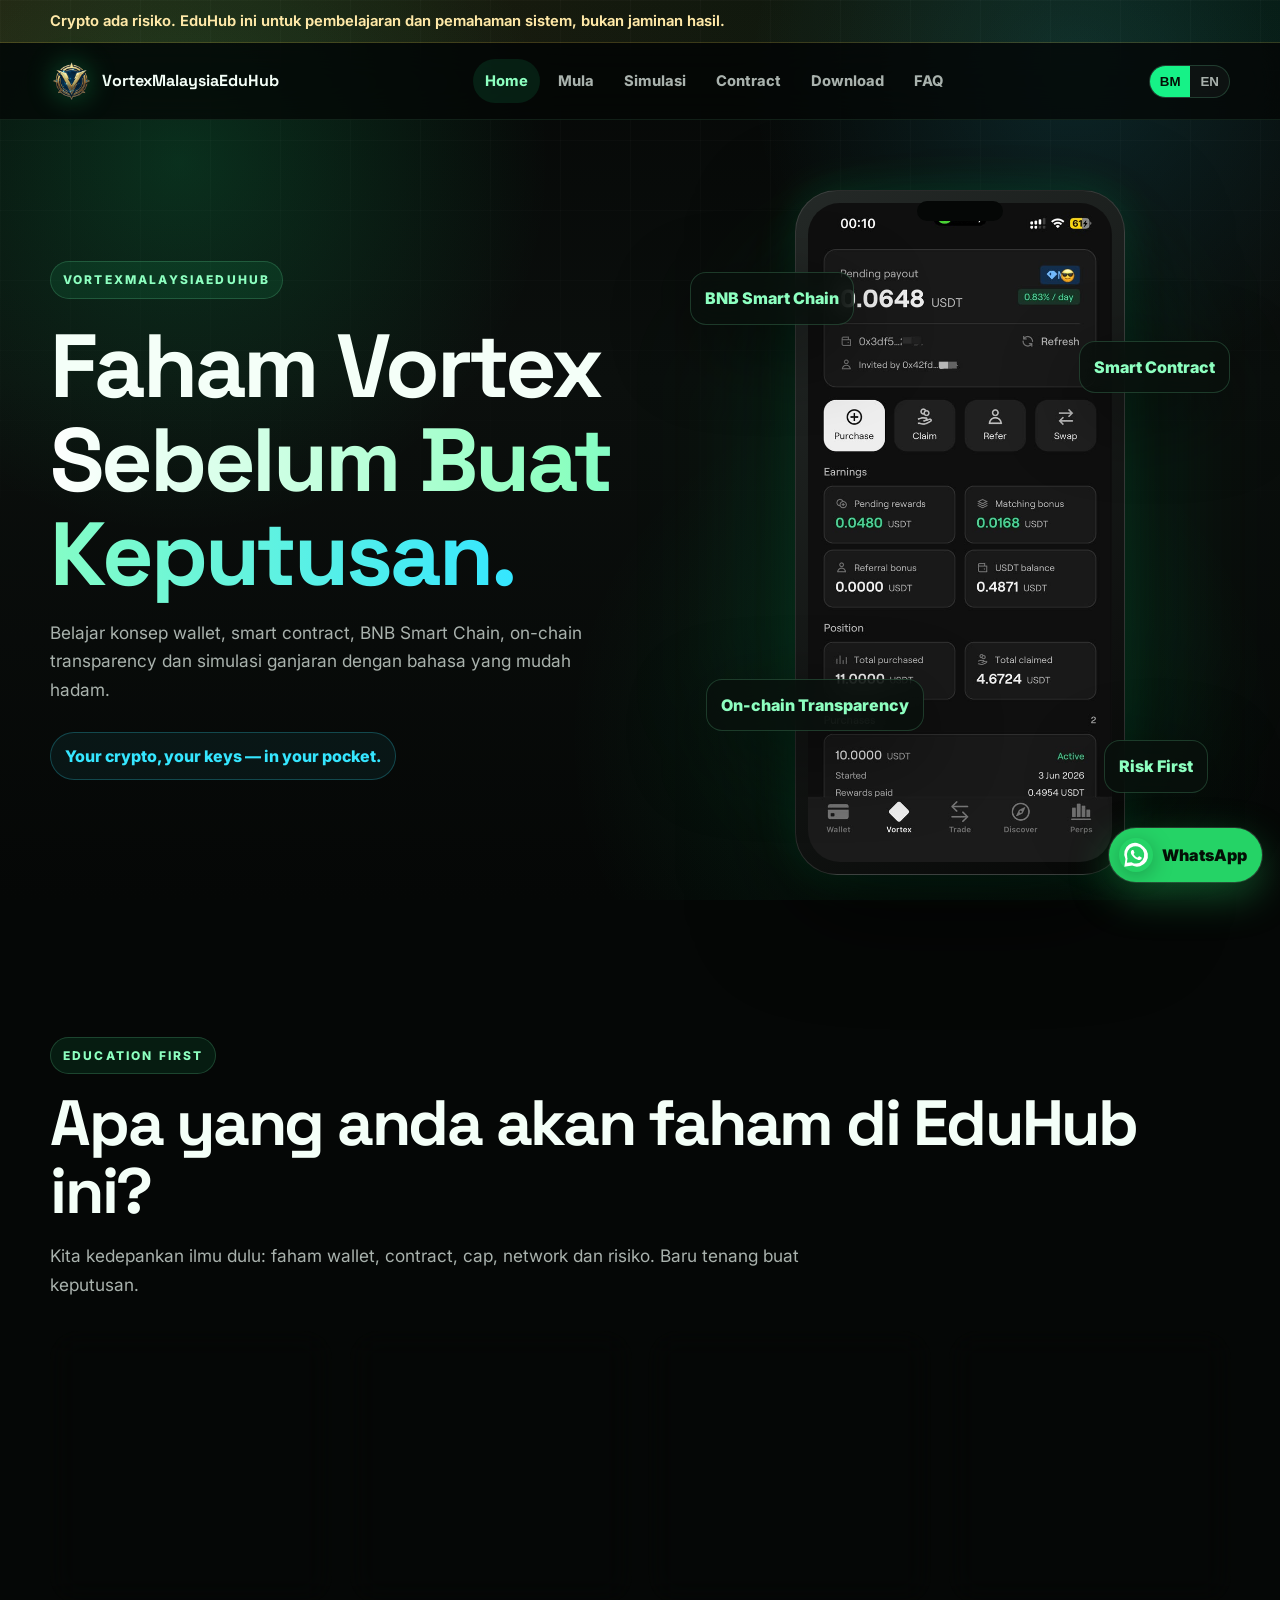
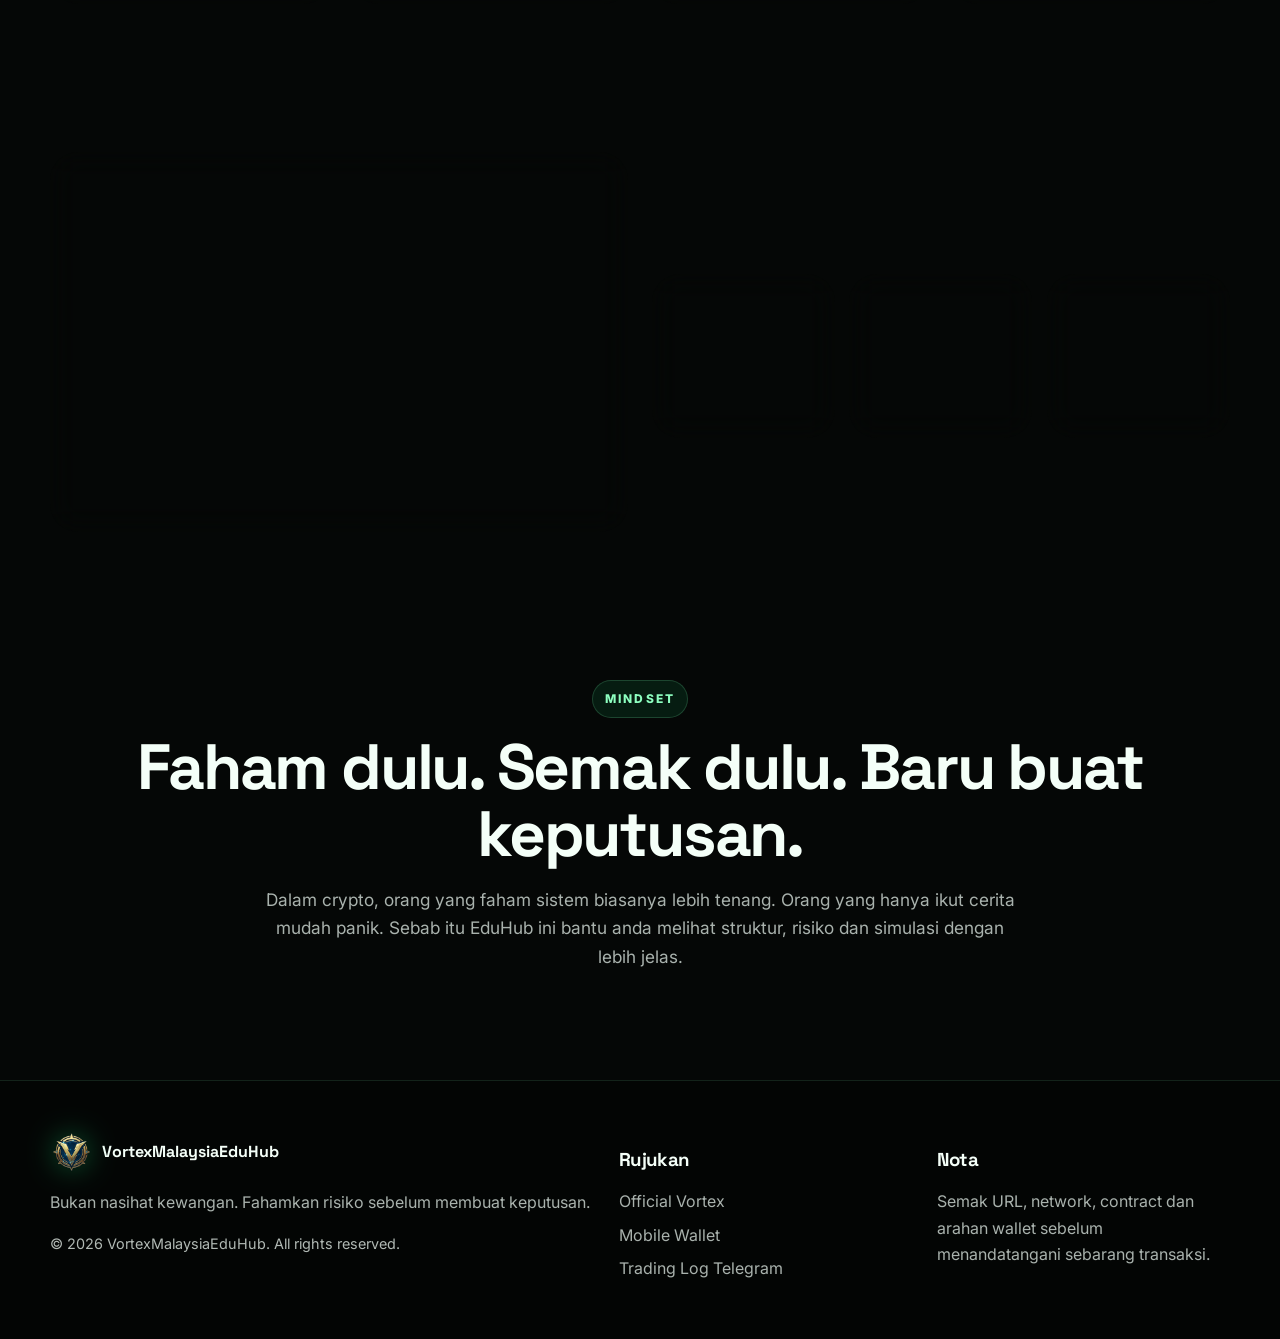
<file: index.html>
<!doctype html>
<html lang="ms">
<head>
  <meta charset="utf-8">
  <meta name="viewport" content="width=device-width,initial-scale=1">
  <title>VortexMalaysiaEduHub | Faham Vortex, Web3 Wallet & Smart Contract</title>
  <meta name="description" content="EduHub untuk faham Vortex, wallet Web3, BNB Smart Chain, smart contract transparency, simulasi ganjaran dan risiko crypto.">
  <link rel="preconnect" href="https://fonts.googleapis.com">
  <link rel="preconnect" href="https://fonts.gstatic.com" crossorigin>
  <link href="https://fonts.googleapis.com/css2?family=Inter:wght@400;600;700;800;900&family=Space+Grotesk:wght@600;700;800&display=swap" rel="stylesheet">
  <link rel="icon" href="assets/img/favicon.png">
  <link rel="apple-touch-icon" href="assets/img/favicon.png">
  <link rel="manifest" href="site.webmanifest">
  <meta property="og:title" content="VortexMalaysiaEduHub | Faham Vortex, Web3 Wallet & Smart Contract">
  <meta property="og:description" content="EduHub untuk faham Vortex, wallet Web3, BNB Smart Chain, smart contract transparency, simulasi ganjaran dan risiko crypto.">
  <meta property="og:type" content="website">
  <meta property="og:image" content="assets/img/og-vortexmalaysiaeduhub.png">
  <meta name="twitter:card" content="summary_large_image">
  <meta name="twitter:image" content="assets/img/og-vortexmalaysiaeduhub.png">
  <link rel="stylesheet" href="assets/css/style.css">
</head>
<body>
  <div class="risk-banner"><div class="container" data-i18n="common.risk">Crypto ada risiko. EduHub ini untuk pembelajaran dan pemahaman sistem, bukan jaminan hasil.</div></div>
  <header class="site-header">
    <div class="container nav">
      <a class="brand" href="./" aria-label="VortexMalaysiaEduHub home"><img src="assets/img/logo-vortex.webp" alt="Vortex logo"><span>VortexMalaysiaEduHub</span></a>
      <nav class="nav-links" aria-label="Primary navigation"><a class="active" href="./" data-i18n="nav.home">Home</a><a class="" href="mula/" data-i18n="nav.mula">Mula</a><a class="" href="simulasi/" data-i18n="nav.simulasi">Simulasi</a><a class="" href="contract/" data-i18n="nav.contract">Contract</a><a class="" href="download/" data-i18n="nav.download">Download</a><a class="" href="faq/" data-i18n="nav.faq">FAQ</a></nav>
      <div class="nav-actions">
        <div class="lang-pill" role="group" aria-label="Language switcher"><button class="active" data-lang="ms">BM</button><button data-lang="en">EN</button></div>
        <button class="menu-btn" aria-label="Menu" aria-expanded="false">☰</button>
      </div>
    </div>
  </header>
  <main>
<section class="hero">
  <div class="container hero-grid">
    <div class="reveal">
      <span class="eyebrow" data-i18n="home.eyebrow" >VortexMalaysiaEduHub</span>
      <h1><span data-i18n="home.h1a">Faham Vortex</span> <span class="gradient-text" data-i18n="home.h1b">Sebelum Buat Keputusan.</span></h1>
      <p class="section-subtitle" data-i18n="home.sub" >Belajar konsep wallet, smart contract, BNB Smart Chain, on-chain transparency dan simulasi ganjaran dengan bahasa yang mudah hadam.</p>
      <div class="tagline">Your crypto, your keys — in your pocket.</div>
    </div>
    <div class="phone-wrap reveal" aria-label="Vortex wallet mobile mockup">
      <div class="phone-glow"></div>
      <div class="phone-mockup"><img loading="lazy" src="assets/img/wallet-interface.jpeg" alt="Mockup telefon Vortex wallet interface"></div>
      <div class="float-card a">BNB Smart Chain</div>
      <div class="float-card b">Smart Contract</div>
      <div class="float-card c">On-chain Transparency</div>
      <div class="float-card d">Risk First</div>
    </div>
  </div>
</section>
<section class="section">
  <div class="container">
    <span class="eyebrow" data-i18n="home.education.eyebrow" >Education First</span>
    <h2 class="section-title" data-i18n="home.education.title" >Apa yang anda akan faham di EduHub ini?</h2>
    <p class="section-subtitle" data-i18n="home.education.sub" >Kita kedepankan ilmu dulu: faham wallet, contract, cap, network dan risiko. Baru tenang buat keputusan.</p>
    <div class="edu-grid">
      <article class="glass-card reveal">
      <div class="icon">🔐</div>
      <h3 data-i18n="home.card.wallet.title" >Wallet & Self-Custody</h3>
      <p data-i18n="home.card.wallet.text" >Kenapa private key dan wallet sendiri penting dalam Web3.</p>
    </article>
      <article class="glass-card reveal">
      <div class="icon">⚙️</div>
      <h3 data-i18n="home.card.contract.title" >Smart Contract</h3>
      <p data-i18n="home.card.contract.text" >Bagaimana kod boleh mengurus proses secara automatik dan boleh disemak.</p>
    </article>
      <article class="glass-card reveal">
      <div class="icon">📊</div>
      <h3 data-i18n="home.card.sim.title" >Simulasi Ganjaran</h3>
      <p data-i18n="home.card.sim.text" >Kira potensi berdasarkan kadar harian 0.6%–0.9% dan cap 250% sebagai simulasi, bukan jaminan.</p>
    </article>
      <article class="glass-card reveal">
      <div class="icon">🛡️</div>
      <h3 data-i18n="home.card.risk.title" >Risk Management</h3>
      <p data-i18n="home.card.risk.text" >Faham volatility, contract risk, wallet risk dan cara buat semakan sebelum bertindak.</p>
    </article>
    </div>
  </div>
</section>
<section class="section tight">
  <div class="container two-grid">
    <div class="glass-card reveal">
      <span class="eyebrow" data-i18n="home.short.eyebrow" >Ringkas</span>
      <h2 class="section-title" data-i18n="home.short.title" >Vortex secara ringkas</h2>
      <p data-i18n="home.short.text" >Vortex diposisikan sebagai ekosistem Web3 berasaskan smart contract, dengan fokus kepada automasi, transparency dan akses melalui wallet/DApp. Di EduHub ini, kita tidak terus bercerita tentang hasil. Kita mula dengan kefahaman sistem.</p>
    </div>
    <div class="visual-strip">
      <div class="stat-card reveal">
      <strong data-i18n="home.stat.auto.value">Auto</strong>
      <p data-i18n="home.stat.auto.text" >Proses berasaskan kod</p>
    </div>
      <div class="stat-card reveal">
      <strong data-i18n="home.stat.open.value">Open</strong>
      <p data-i18n="home.stat.open.text" >Rekod boleh disemak</p>
    </div>
      <div class="stat-card reveal">
      <strong data-i18n="home.stat.self.value">Self</strong>
      <p data-i18n="home.stat.self.text" >Wallet pengguna sendiri</p>
    </div>
    </div>
  </div>
</section>
<section class="section">
  <div class="container center">
    <span class="eyebrow" data-i18n="home.mind.eyebrow" >Mindset</span>
    <h2 class="section-title" data-i18n="home.mind.title" >Faham dulu. Semak dulu. Baru buat keputusan.</h2>
    <p class="section-subtitle center-copy" data-i18n="home.mind.text" >Dalam crypto, orang yang faham sistem biasanya lebih tenang. Orang yang hanya ikut cerita mudah panik. Sebab itu EduHub ini bantu anda melihat struktur, risiko dan simulasi dengan lebih jelas.</p>
  </div>
</section>
</main>
  <footer class="footer">
    <div class="container footer-grid">
      <div>
        <div class="brand"><img src="assets/img/logo-vortex.webp" alt="Vortex logo"><span>VortexMalaysiaEduHub</span></div>
        <p data-i18n="footer.disclaimer">Bukan nasihat kewangan. Fahamkan risiko sebelum membuat keputusan.</p>
        <p class="copyright">© 2026 VortexMalaysiaEduHub. All rights reserved.</p>
      </div>
      <div>
        <h3 data-i18n="footer.references">Rujukan</h3>
        <a href="https://vortexdapp.world/?ref=0x304E81931E95eC12B723B0239275431908dBbB2B" target="_blank" rel="noopener">Official Vortex</a>
        <a href="https://vortexdapp.world/en/mobile-wallet/" target="_blank" rel="noopener">Mobile Wallet</a>
        <a href="https://t.me/VORTEXDPWD" target="_blank" rel="noopener">Trading Log Telegram</a>
      </div>
      <div>
        <h3 data-i18n="footer.noteTitle">Nota</h3>
        <p data-i18n="footer.note">Semak URL, network, contract dan arahan wallet sebelum menandatangani sebarang transaksi.</p>
      </div>
    </div>
  </footer>
  <a class="wa-float" href="https://wa.me/60123907174?text=Saya%20nak%20faham%20Vortex%20melalui%20VortexMalaysiaEduHub" aria-label="Hubungi Tok ABAK melalui WhatsApp" target="_blank" rel="noopener"><svg viewBox="0 0 32 32" aria-hidden="true" focusable="false"><circle cx="16" cy="16" r="16" fill="#25D366"/><path fill="#fff" d="M23.42 8.58A10.33 10.33 0 0 0 6.1 19.72L5 27l7.45-1.07A10.33 10.33 0 0 0 23.42 8.58Zm-7.1 15.52a8.2 8.2 0 0 1-4.18-1.15l-.3-.18-4.42.63.64-4.3-.2-.32a8.2 8.2 0 1 1 8.46 5.32Zm4.5-6.12c-.25-.12-1.46-.72-1.68-.8-.23-.09-.4-.13-.57.12-.16.25-.65.8-.8.97-.14.16-.3.18-.55.06-.25-.13-1.05-.39-2-1.24-.74-.66-1.24-1.47-1.38-1.72-.14-.25-.02-.38.1-.5.12-.11.25-.3.38-.44.13-.14.17-.25.25-.42.09-.17.04-.32-.02-.45-.06-.12-.57-1.37-.78-1.88-.2-.49-.41-.42-.57-.43h-.48c-.17 0-.44.06-.67.32-.23.25-.88.86-.88 2.1 0 1.24.9 2.43 1.03 2.6.13.17 1.78 2.72 4.32 3.82.6.26 1.07.41 1.44.53.6.19 1.15.16 1.58.1.48-.07 1.46-.6 1.67-1.18.2-.58.2-1.08.14-1.18-.06-.1-.23-.16-.48-.28Z"/></svg><span data-i18n="common.whatsapp">WhatsApp</span></a>
  <script src="assets/js/main.js"></script>
</body>
</html>
</file>
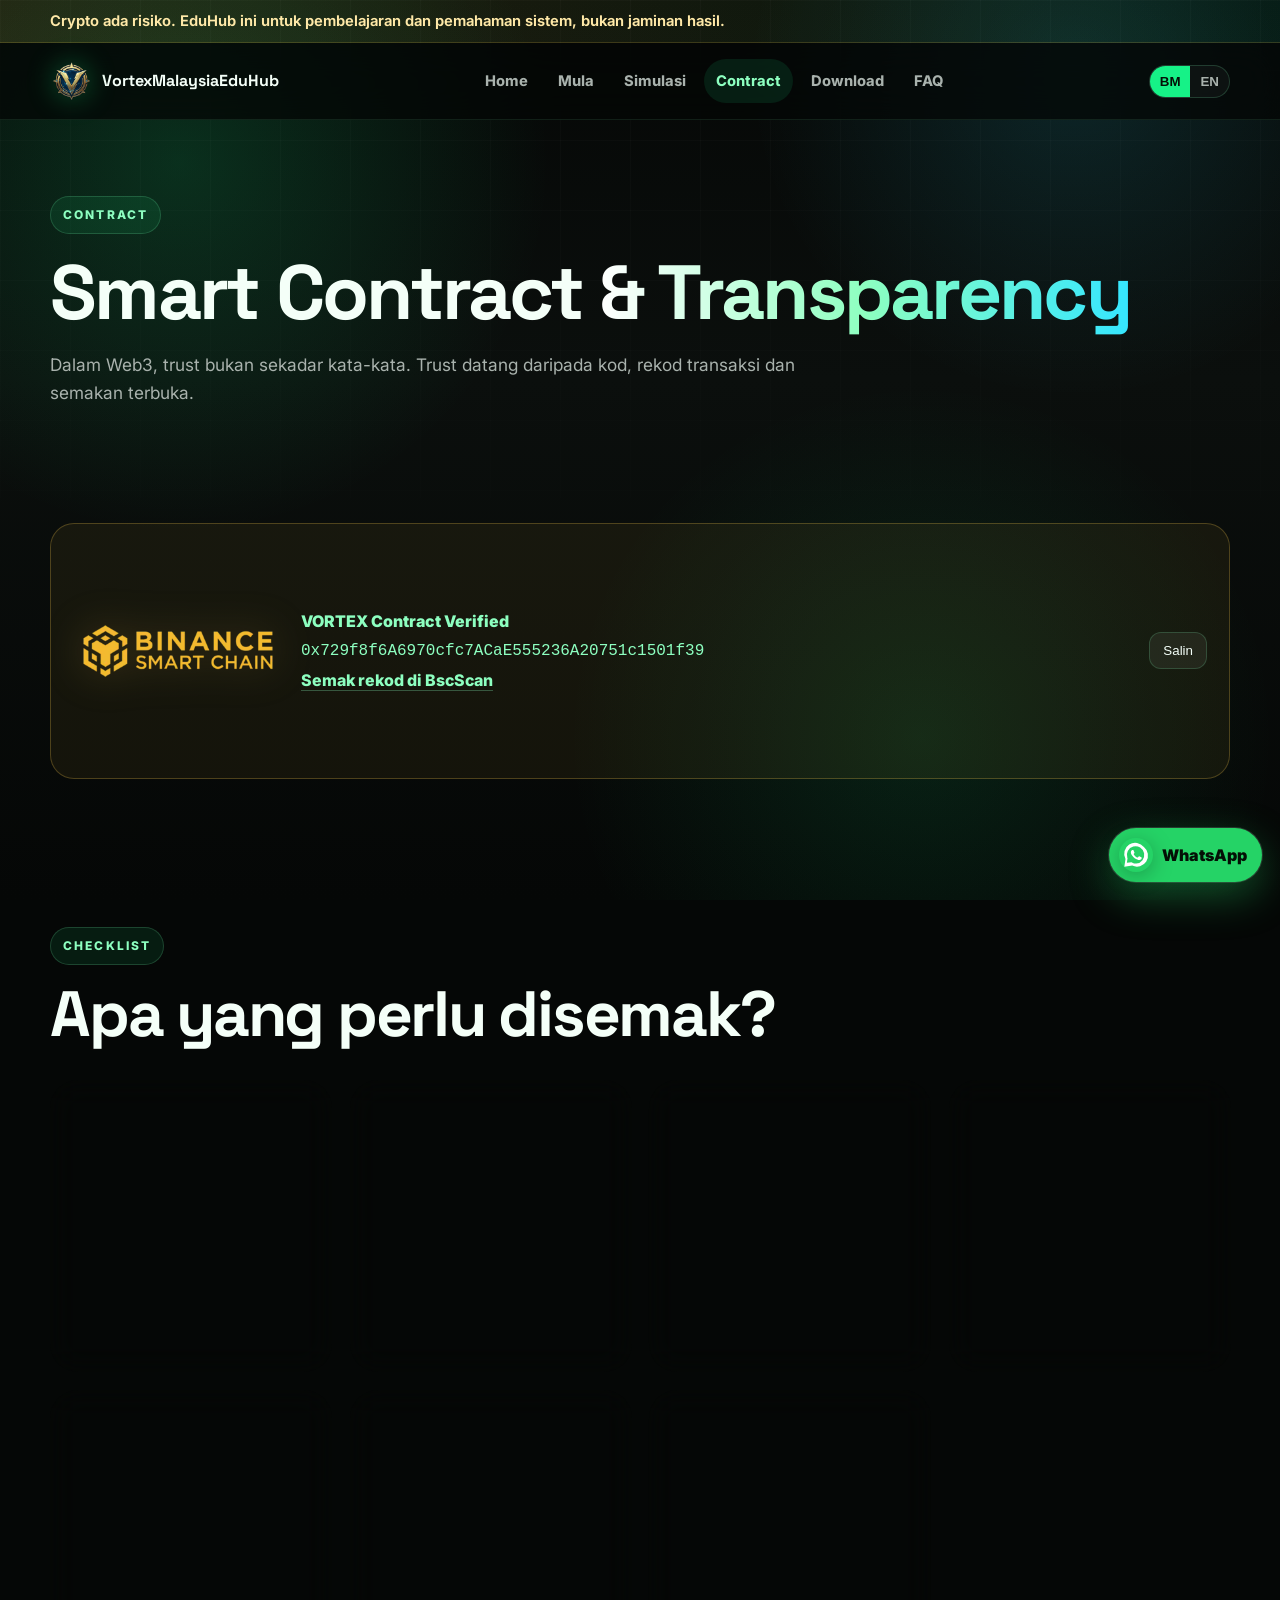
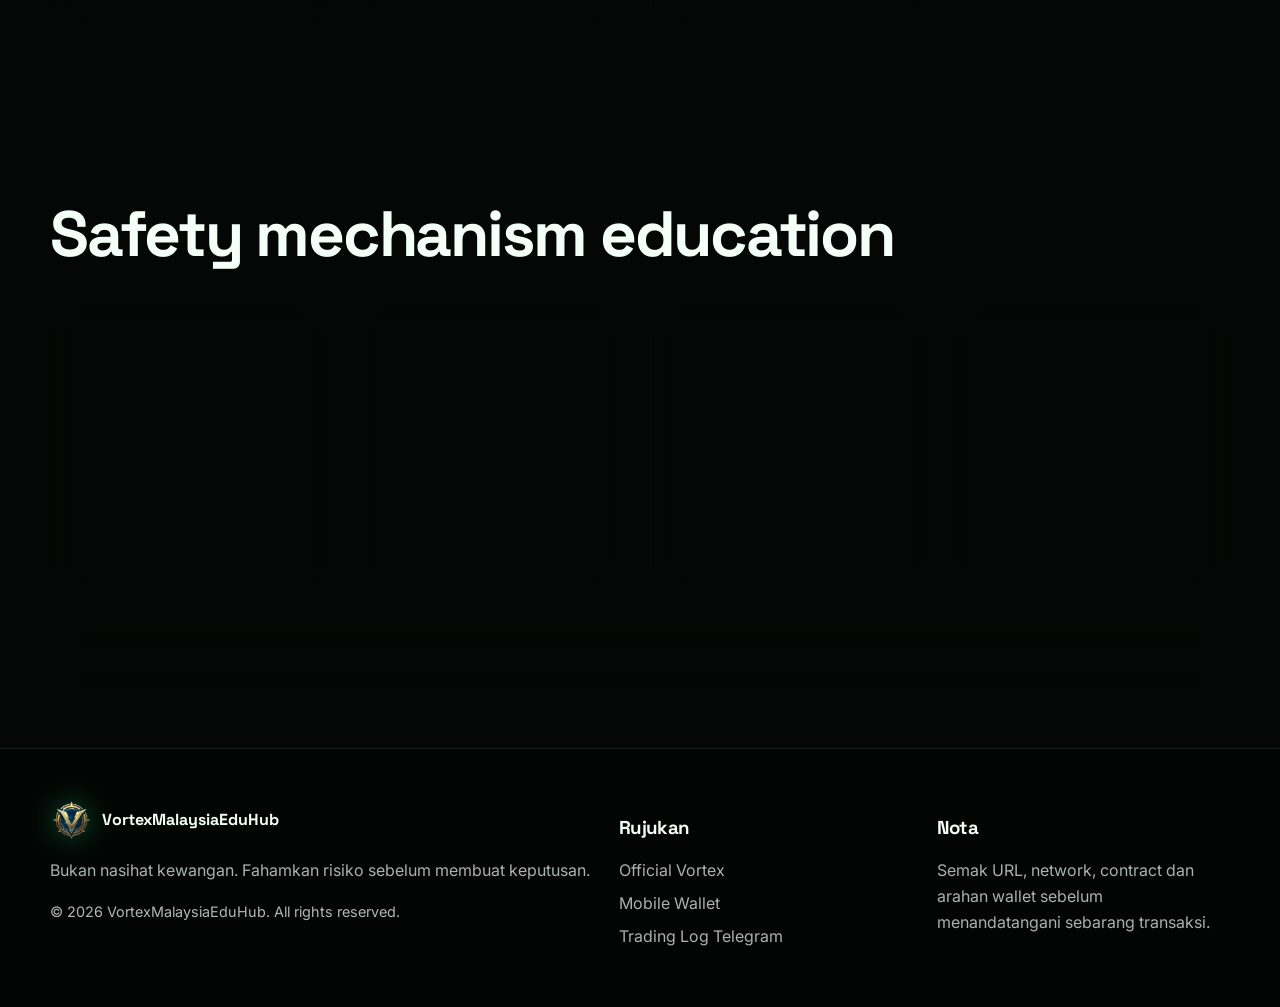
<file: contract/index.html>
<!doctype html>
<html lang="ms">
<head>
  <meta charset="utf-8">
  <meta name="viewport" content="width=device-width,initial-scale=1">
  <title>Contract | VortexMalaysiaEduHub</title>
  <meta name="description" content="EduHub untuk faham Vortex, wallet Web3, BNB Smart Chain, smart contract transparency, simulasi ganjaran dan risiko crypto.">
  <link rel="preconnect" href="https://fonts.googleapis.com">
  <link rel="preconnect" href="https://fonts.gstatic.com" crossorigin>
  <link href="https://fonts.googleapis.com/css2?family=Inter:wght@400;600;700;800;900&family=Space+Grotesk:wght@600;700;800&display=swap" rel="stylesheet">
  <link rel="icon" href="../assets/img/favicon.png">
  <link rel="apple-touch-icon" href="../assets/img/favicon.png">
  <link rel="manifest" href="../site.webmanifest">
  <meta property="og:title" content="Contract | VortexMalaysiaEduHub">
  <meta property="og:description" content="EduHub untuk faham Vortex, wallet Web3, BNB Smart Chain, smart contract transparency, simulasi ganjaran dan risiko crypto.">
  <meta property="og:type" content="website">
  <meta property="og:image" content="../assets/img/og-vortexmalaysiaeduhub.png">
  <meta name="twitter:card" content="summary_large_image">
  <meta name="twitter:image" content="../assets/img/og-vortexmalaysiaeduhub.png">
  <link rel="stylesheet" href="../assets/css/style.css">
</head>
<body>
  <div class="risk-banner"><div class="container" data-i18n="common.risk">Crypto ada risiko. EduHub ini untuk pembelajaran dan pemahaman sistem, bukan jaminan hasil.</div></div>
  <header class="site-header">
    <div class="container nav">
      <a class="brand" href="../" aria-label="VortexMalaysiaEduHub home"><img src="../assets/img/logo-vortex.webp" alt="Vortex logo"><span>VortexMalaysiaEduHub</span></a>
      <nav class="nav-links" aria-label="Primary navigation"><a class="" href="../" data-i18n="nav.home">Home</a><a class="" href="../mula/" data-i18n="nav.mula">Mula</a><a class="" href="../simulasi/" data-i18n="nav.simulasi">Simulasi</a><a class="active" href="../contract/" data-i18n="nav.contract">Contract</a><a class="" href="../download/" data-i18n="nav.download">Download</a><a class="" href="../faq/" data-i18n="nav.faq">FAQ</a></nav>
      <div class="nav-actions">
        <div class="lang-pill" role="group" aria-label="Language switcher"><button class="active" data-lang="ms">BM</button><button data-lang="en">EN</button></div>
        <button class="menu-btn" aria-label="Menu" aria-expanded="false">☰</button>
      </div>
    </div>
  </header>
  <main>
<section class="page-hero"><div class="container">
  <span class="eyebrow" data-i18n="contract.eyebrow" >Contract</span>
  <h1><span data-i18n="contract.h1a">Smart Contract</span> <span class="gradient-text" data-i18n="contract.h1b">& Transparency</span></h1>
  <p class="section-subtitle" data-i18n="contract.sub" >Dalam Web3, trust bukan sekadar kata-kata. Trust datang daripada kod, rekod transaksi dan semakan terbuka.</p>
</div></section>
<section class="section tight"><div class="container">
  <div class="contract-box reveal">
    <img class="bsc-logo" src="../assets/img/bsc-logo.webp" alt="BNB Smart Chain logo">
    <div><div class="mini-kicker" data-i18n="contract.box.kicker">VORTEX Contract Verified</div><div class="contract-code">0x729f8f6A6970cfc7ACaE555236A20751c1501f39</div><a class="inline-link" href="https://bscscan.com/address/0x729f8f6A6970cfc7ACaE555236A20751c1501f39" target="_blank" rel="noopener" data-i18n="contract.box.bscscan">Semak rekod di BscScan</a></div>
    <button class="copy-btn" data-copy="0x729f8f6A6970cfc7ACaE555236A20751c1501f39" data-i18n="contract.copy">Salin</button>
  </div>
</div></section>
<section class="section"><div class="container">
  <span class="eyebrow" data-i18n="contract.check.eyebrow" >Checklist</span>
  <h2 class="section-title" data-i18n="contract.check.title" >Apa yang perlu disemak?</h2>
  <div class="edu-grid"><article class="glass-card reveal">
      <div class="icon">✓</div>
      <h3 data-i18n="contract.check.address.title" >Contract address rasmi</h3>
      <p data-i18n="contract.check.address.text" >Ini antara semakan asas sebelum berinteraksi dengan mana-mana smart contract.</p>
    </article><article class="glass-card reveal">
      <div class="icon">✓</div>
      <h3 data-i18n="contract.check.network.title" >Network: BNB Smart Chain</h3>
      <p data-i18n="contract.check.network.text" >Ini antara semakan asas sebelum berinteraksi dengan mana-mana smart contract.</p>
    </article><article class="glass-card reveal">
      <div class="icon">✓</div>
      <h3 data-i18n="contract.check.owner.title" >Ownership dan status contract</h3>
      <p data-i18n="contract.check.owner.text" >Ini antara semakan asas sebelum berinteraksi dengan mana-mana smart contract.</p>
    </article><article class="glass-card reveal">
      <div class="icon">✓</div>
      <h3 data-i18n="contract.check.liquidity.title" >Liquidity lock atau blackhole jika boleh disahkan</h3>
      <p data-i18n="contract.check.liquidity.text" >Ini antara semakan asas sebelum berinteraksi dengan mana-mana smart contract.</p>
    </article><article class="glass-card reveal">
      <div class="icon">✓</div>
      <h3 data-i18n="contract.check.history.title" >Transaction history</h3>
      <p data-i18n="contract.check.history.text" >Ini antara semakan asas sebelum berinteraksi dengan mana-mana smart contract.</p>
    </article><article class="glass-card reveal">
      <div class="icon">✓</div>
      <h3 data-i18n="contract.check.activity.title" >Claim/access activity</h3>
      <p data-i18n="contract.check.activity.text" >Ini antara semakan asas sebelum berinteraksi dengan mana-mana smart contract.</p>
    </article><article class="glass-card reveal">
      <div class="icon">✓</div>
      <h3 data-i18n="contract.check.explorer.title" >BscScan explorer</h3>
      <p data-i18n="contract.check.explorer.text" >Ini antara semakan asas sebelum berinteraksi dengan mana-mana smart contract.</p>
    </article></div>
</div></section>
<section class="section tight"><div class="container">
  <h2 class="section-title" data-i18n="contract.safety.title" >Safety mechanism education</h2>
  <div class="edu-grid"><article class="glass-card reveal">
      <div class="icon">⚙️</div>
      <h3 data-i18n="contract.safety.auto.title" >Smart contract automation</h3>
      <p data-i18n="contract.safety.auto.text" >Proses berjalan berdasarkan fungsi kod yang telah ditetapkan.</p>
    </article><article class="glass-card reveal">
      <div class="icon">🔗</div>
      <h3 data-i18n="contract.safety.onchain.title" >On-chain transaction</h3>
      <p data-i18n="contract.safety.onchain.text" >Rekod transaksi boleh diperhatikan secara terbuka.</p>
    </article><article class="glass-card reveal">
      <div class="icon">🧭</div>
      <h3 data-i18n="contract.safety.admin.title" >Kurang pergantungan kepada admin</h3>
      <p data-i18n="contract.safety.admin.text" >Jika design contract disahkan, kawalan bergantung kepada kod dan signature wallet.</p>
    </article><article class="glass-card reveal">
      <div class="icon">🛡️</div>
      <h3 data-i18n="contract.safety.dyor.title" >User responsibility & DYOR</h3>
      <p data-i18n="contract.safety.dyor.text" >Semakan contract mengurangkan buta maklumat, bukan menghapuskan risiko.</p>
    </article></div>
  <div class="risk-note mt"><p data-i18n="contract.risk">Walaupun contract boleh disemak, risiko crypto tetap wujud. Semakan contract mengurangkan buta maklumat, bukan menghapuskan risiko.</p></div>
</div></section>
</main>
  <footer class="footer">
    <div class="container footer-grid">
      <div>
        <div class="brand"><img src="../assets/img/logo-vortex.webp" alt="Vortex logo"><span>VortexMalaysiaEduHub</span></div>
        <p data-i18n="footer.disclaimer">Bukan nasihat kewangan. Fahamkan risiko sebelum membuat keputusan.</p>
        <p class="copyright">© 2026 VortexMalaysiaEduHub. All rights reserved.</p>
      </div>
      <div>
        <h3 data-i18n="footer.references">Rujukan</h3>
        <a href="https://vortexdapp.world/?ref=0x304E81931E95eC12B723B0239275431908dBbB2B" target="_blank" rel="noopener">Official Vortex</a>
        <a href="https://vortexdapp.world/en/mobile-wallet/" target="_blank" rel="noopener">Mobile Wallet</a>
        <a href="https://t.me/VORTEXDPWD" target="_blank" rel="noopener">Trading Log Telegram</a>
      </div>
      <div>
        <h3 data-i18n="footer.noteTitle">Nota</h3>
        <p data-i18n="footer.note">Semak URL, network, contract dan arahan wallet sebelum menandatangani sebarang transaksi.</p>
      </div>
    </div>
  </footer>
  <a class="wa-float" href="https://wa.me/60123907174?text=Saya%20nak%20faham%20Vortex%20melalui%20VortexMalaysiaEduHub" aria-label="Hubungi Tok ABAK melalui WhatsApp" target="_blank" rel="noopener"><svg viewBox="0 0 32 32" aria-hidden="true" focusable="false"><circle cx="16" cy="16" r="16" fill="#25D366"/><path fill="#fff" d="M23.42 8.58A10.33 10.33 0 0 0 6.1 19.72L5 27l7.45-1.07A10.33 10.33 0 0 0 23.42 8.58Zm-7.1 15.52a8.2 8.2 0 0 1-4.18-1.15l-.3-.18-4.42.63.64-4.3-.2-.32a8.2 8.2 0 1 1 8.46 5.32Zm4.5-6.12c-.25-.12-1.46-.72-1.68-.8-.23-.09-.4-.13-.57.12-.16.25-.65.8-.8.97-.14.16-.3.18-.55.06-.25-.13-1.05-.39-2-1.24-.74-.66-1.24-1.47-1.38-1.72-.14-.25-.02-.38.1-.5.12-.11.25-.3.38-.44.13-.14.17-.25.25-.42.09-.17.04-.32-.02-.45-.06-.12-.57-1.37-.78-1.88-.2-.49-.41-.42-.57-.43h-.48c-.17 0-.44.06-.67.32-.23.25-.88.86-.88 2.1 0 1.24.9 2.43 1.03 2.6.13.17 1.78 2.72 4.32 3.82.6.26 1.07.41 1.44.53.6.19 1.15.16 1.58.1.48-.07 1.46-.6 1.67-1.18.2-.58.2-1.08.14-1.18-.06-.1-.23-.16-.48-.28Z"/></svg><span data-i18n="common.whatsapp">WhatsApp</span></a>
  <script src="../assets/js/main.js"></script>
</body>
</html>
</file>
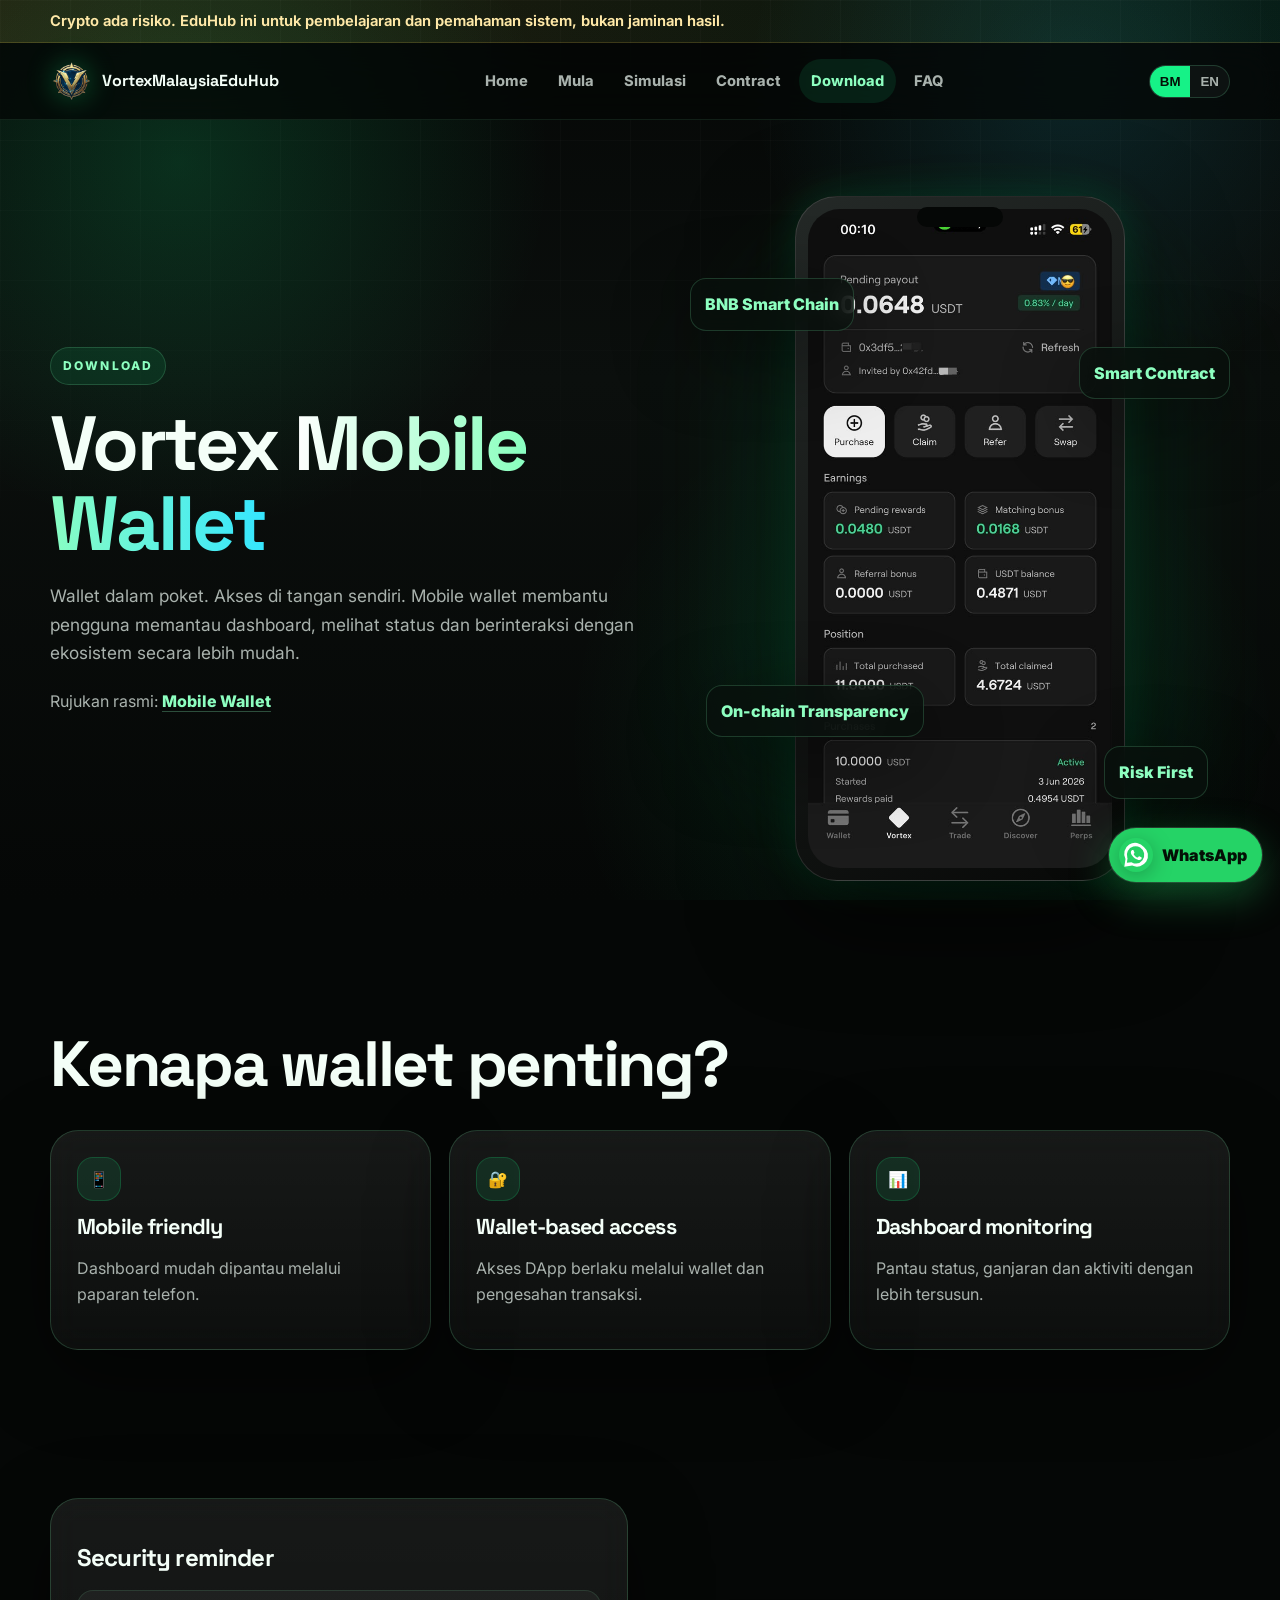
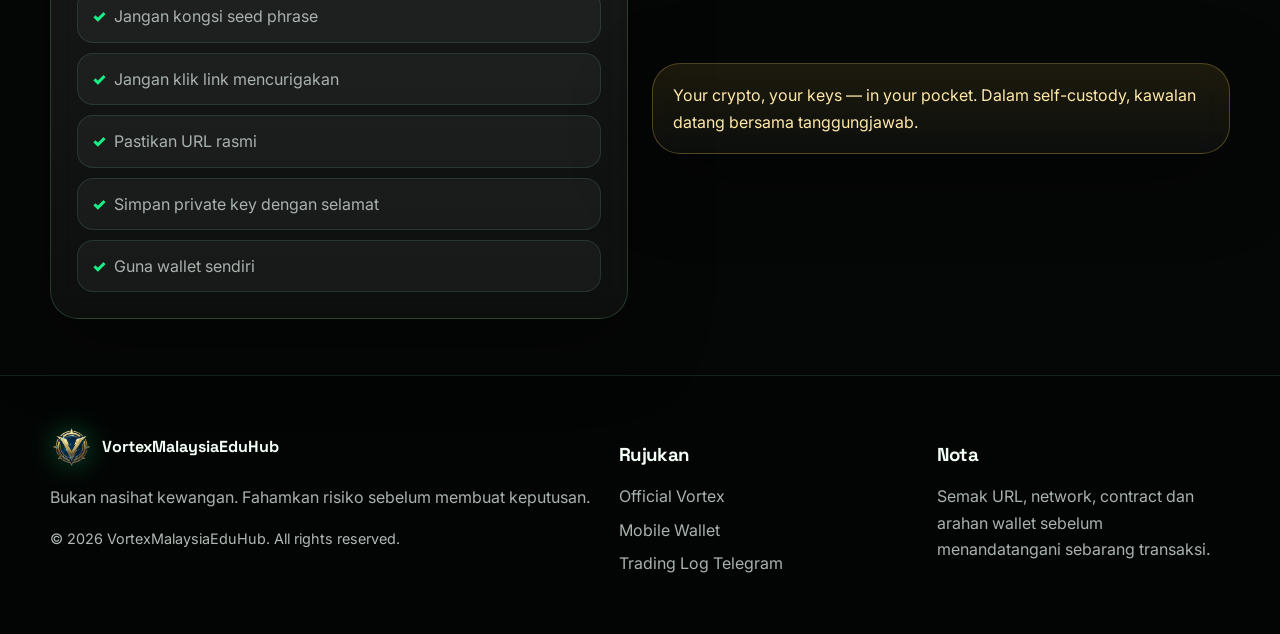
<file: download/index.html>
<!doctype html>
<html lang="ms">
<head>
  <meta charset="utf-8">
  <meta name="viewport" content="width=device-width,initial-scale=1">
  <title>Download | VortexMalaysiaEduHub</title>
  <meta name="description" content="EduHub untuk faham Vortex, wallet Web3, BNB Smart Chain, smart contract transparency, simulasi ganjaran dan risiko crypto.">
  <link rel="preconnect" href="https://fonts.googleapis.com">
  <link rel="preconnect" href="https://fonts.gstatic.com" crossorigin>
  <link href="https://fonts.googleapis.com/css2?family=Inter:wght@400;600;700;800;900&family=Space+Grotesk:wght@600;700;800&display=swap" rel="stylesheet">
  <link rel="icon" href="../assets/img/favicon.png">
  <link rel="apple-touch-icon" href="../assets/img/favicon.png">
  <link rel="manifest" href="../site.webmanifest">
  <meta property="og:title" content="Download | VortexMalaysiaEduHub">
  <meta property="og:description" content="EduHub untuk faham Vortex, wallet Web3, BNB Smart Chain, smart contract transparency, simulasi ganjaran dan risiko crypto.">
  <meta property="og:type" content="website">
  <meta property="og:image" content="../assets/img/og-vortexmalaysiaeduhub.png">
  <meta name="twitter:card" content="summary_large_image">
  <meta name="twitter:image" content="../assets/img/og-vortexmalaysiaeduhub.png">
  <link rel="stylesheet" href="../assets/css/style.css">
</head>
<body>
  <div class="risk-banner"><div class="container" data-i18n="common.risk">Crypto ada risiko. EduHub ini untuk pembelajaran dan pemahaman sistem, bukan jaminan hasil.</div></div>
  <header class="site-header">
    <div class="container nav">
      <a class="brand" href="../" aria-label="VortexMalaysiaEduHub home"><img src="../assets/img/logo-vortex.webp" alt="Vortex logo"><span>VortexMalaysiaEduHub</span></a>
      <nav class="nav-links" aria-label="Primary navigation"><a class="" href="../" data-i18n="nav.home">Home</a><a class="" href="../mula/" data-i18n="nav.mula">Mula</a><a class="" href="../simulasi/" data-i18n="nav.simulasi">Simulasi</a><a class="" href="../contract/" data-i18n="nav.contract">Contract</a><a class="active" href="../download/" data-i18n="nav.download">Download</a><a class="" href="../faq/" data-i18n="nav.faq">FAQ</a></nav>
      <div class="nav-actions">
        <div class="lang-pill" role="group" aria-label="Language switcher"><button class="active" data-lang="ms">BM</button><button data-lang="en">EN</button></div>
        <button class="menu-btn" aria-label="Menu" aria-expanded="false">☰</button>
      </div>
    </div>
  </header>
  <main>
<section class="page-hero"><div class="container hero-grid">
  <div class="reveal">
    <span class="eyebrow" data-i18n="download.eyebrow" >Download</span>
    <h1><span data-i18n="download.h1a">Vortex</span> <span class="gradient-text" data-i18n="download.h1b">Mobile Wallet</span></h1>
    <p class="section-subtitle" data-i18n="download.sub" >Wallet dalam poket. Akses di tangan sendiri. Mobile wallet membantu pengguna memantau dashboard, melihat status dan berinteraksi dengan ekosistem secara lebih mudah.</p>
    <p class="reference-line"><span data-i18n="download.reference">Rujukan rasmi:</span> <a class="inline-link" href="https://vortexdapp.world/en/mobile-wallet/" target="_blank" rel="noopener">Mobile Wallet</a></p>
  </div>
  <div class="phone-wrap reveal" aria-label="Vortex wallet mobile mockup">
      <div class="phone-glow"></div>
      <div class="phone-mockup"><img loading="lazy" src="../assets/img/wallet-interface.jpeg" alt="Mockup telefon Vortex wallet interface"></div>
      <div class="float-card a">BNB Smart Chain</div>
      <div class="float-card b">Smart Contract</div>
      <div class="float-card c">On-chain Transparency</div>
      <div class="float-card d">Risk First</div>
    </div>
</div></section>
<section class="section"><div class="container">
  <h2 class="section-title" data-i18n="download.why.title" >Kenapa wallet penting?</h2>
  <div class="three-grid">
    <article class="glass-card reveal">
      <div class="icon">📱</div>
      <h3 data-i18n="download.card.mobile.title" >Mobile friendly</h3>
      <p data-i18n="download.card.mobile.text" >Dashboard mudah dipantau melalui paparan telefon.</p>
    </article>
    <article class="glass-card reveal">
      <div class="icon">🔐</div>
      <h3 data-i18n="download.card.wallet.title" >Wallet-based access</h3>
      <p data-i18n="download.card.wallet.text" >Akses DApp berlaku melalui wallet dan pengesahan transaksi.</p>
    </article>
    <article class="glass-card reveal">
      <div class="icon">📊</div>
      <h3 data-i18n="download.card.dashboard.title" >Dashboard monitoring</h3>
      <p data-i18n="download.card.dashboard.text" >Pantau status, ganjaran dan aktiviti dengan lebih tersusun.</p>
    </article>
  </div>
</div></section>
<section class="section tight"><div class="container two-grid">
  <div class="glass-card reveal"><h2 data-i18n="download.security.title">Security reminder</h2><ul class="security-list">
    <li data-i18n="download.security.1">Jangan kongsi seed phrase</li>
    <li data-i18n="download.security.2">Jangan klik link mencurigakan</li>
    <li data-i18n="download.security.3">Pastikan URL rasmi</li>
    <li data-i18n="download.security.4">Simpan private key dengan selamat</li>
    <li data-i18n="download.security.5">Guna wallet sendiri</li>
  </ul></div>
  <div class="risk-note reveal"><p>Your crypto, your keys — in your pocket. <span data-i18n="download.security.note">Dalam self-custody, kawalan datang bersama tanggungjawab.</span></p></div>
</div></section>
</main>
  <footer class="footer">
    <div class="container footer-grid">
      <div>
        <div class="brand"><img src="../assets/img/logo-vortex.webp" alt="Vortex logo"><span>VortexMalaysiaEduHub</span></div>
        <p data-i18n="footer.disclaimer">Bukan nasihat kewangan. Fahamkan risiko sebelum membuat keputusan.</p>
        <p class="copyright">© 2026 VortexMalaysiaEduHub. All rights reserved.</p>
      </div>
      <div>
        <h3 data-i18n="footer.references">Rujukan</h3>
        <a href="https://vortexdapp.world/?ref=0x304E81931E95eC12B723B0239275431908dBbB2B" target="_blank" rel="noopener">Official Vortex</a>
        <a href="https://vortexdapp.world/en/mobile-wallet/" target="_blank" rel="noopener">Mobile Wallet</a>
        <a href="https://t.me/VORTEXDPWD" target="_blank" rel="noopener">Trading Log Telegram</a>
      </div>
      <div>
        <h3 data-i18n="footer.noteTitle">Nota</h3>
        <p data-i18n="footer.note">Semak URL, network, contract dan arahan wallet sebelum menandatangani sebarang transaksi.</p>
      </div>
    </div>
  </footer>
  <a class="wa-float" href="https://wa.me/60123907174?text=Saya%20nak%20faham%20Vortex%20melalui%20VortexMalaysiaEduHub" aria-label="Hubungi Tok ABAK melalui WhatsApp" target="_blank" rel="noopener"><svg viewBox="0 0 32 32" aria-hidden="true" focusable="false"><circle cx="16" cy="16" r="16" fill="#25D366"/><path fill="#fff" d="M23.42 8.58A10.33 10.33 0 0 0 6.1 19.72L5 27l7.45-1.07A10.33 10.33 0 0 0 23.42 8.58Zm-7.1 15.52a8.2 8.2 0 0 1-4.18-1.15l-.3-.18-4.42.63.64-4.3-.2-.32a8.2 8.2 0 1 1 8.46 5.32Zm4.5-6.12c-.25-.12-1.46-.72-1.68-.8-.23-.09-.4-.13-.57.12-.16.25-.65.8-.8.97-.14.16-.3.18-.55.06-.25-.13-1.05-.39-2-1.24-.74-.66-1.24-1.47-1.38-1.72-.14-.25-.02-.38.1-.5.12-.11.25-.3.38-.44.13-.14.17-.25.25-.42.09-.17.04-.32-.02-.45-.06-.12-.57-1.37-.78-1.88-.2-.49-.41-.42-.57-.43h-.48c-.17 0-.44.06-.67.32-.23.25-.88.86-.88 2.1 0 1.24.9 2.43 1.03 2.6.13.17 1.78 2.72 4.32 3.82.6.26 1.07.41 1.44.53.6.19 1.15.16 1.58.1.48-.07 1.46-.6 1.67-1.18.2-.58.2-1.08.14-1.18-.06-.1-.23-.16-.48-.28Z"/></svg><span data-i18n="common.whatsapp">WhatsApp</span></a>
  <script src="../assets/js/main.js"></script>
</body>
</html>
</file>
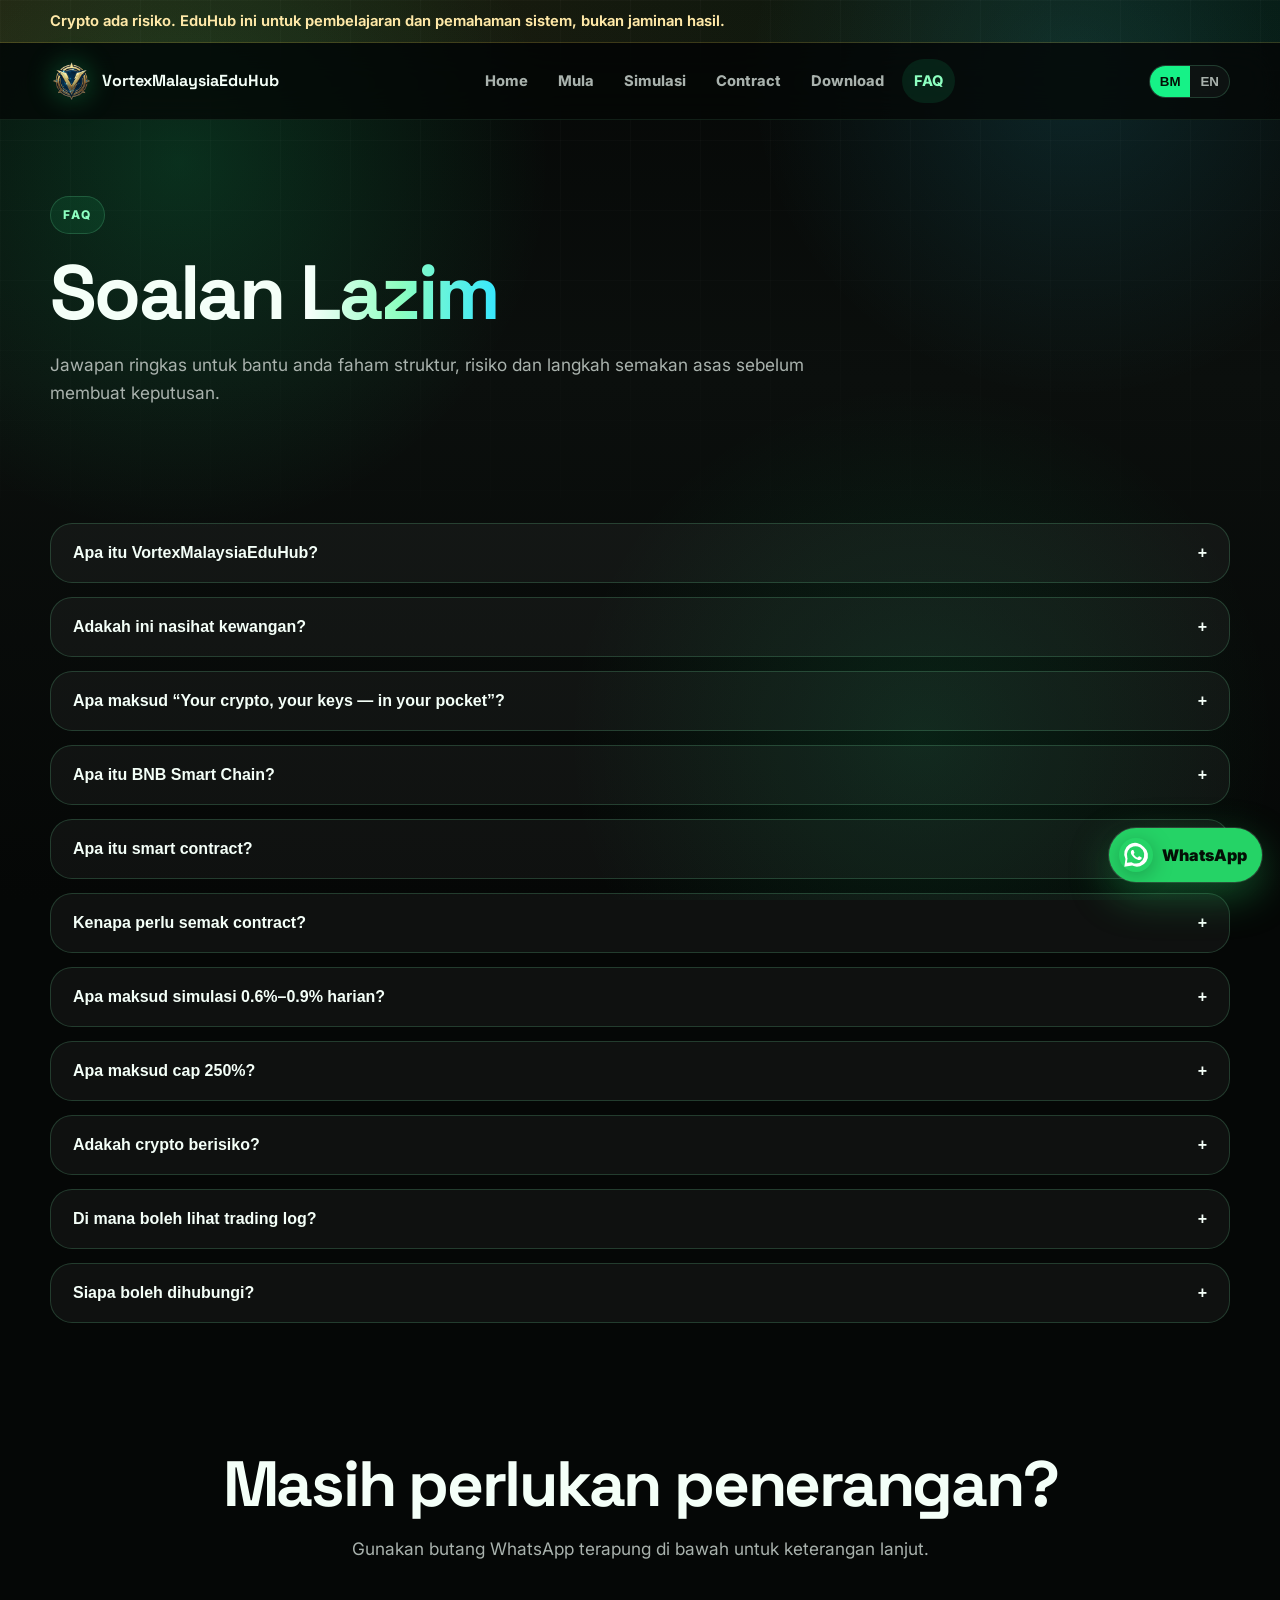
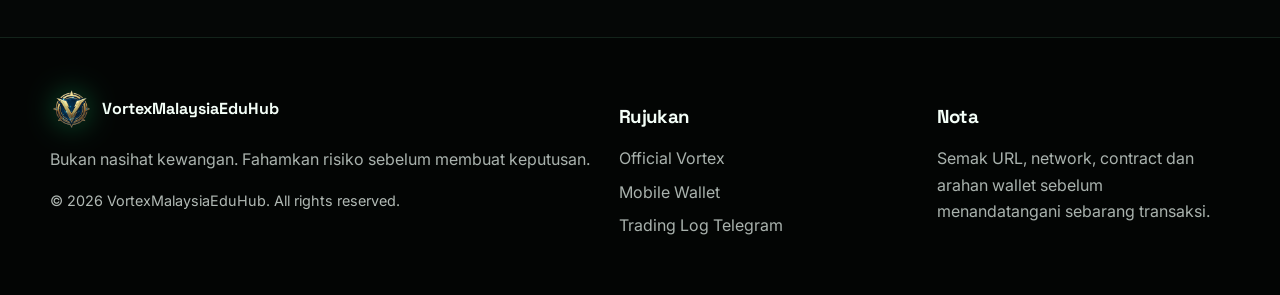
<file: faq/index.html>
<!doctype html>
<html lang="ms">
<head>
  <meta charset="utf-8">
  <meta name="viewport" content="width=device-width,initial-scale=1">
  <title>FAQ | VortexMalaysiaEduHub</title>
  <meta name="description" content="EduHub untuk faham Vortex, wallet Web3, BNB Smart Chain, smart contract transparency, simulasi ganjaran dan risiko crypto.">
  <link rel="preconnect" href="https://fonts.googleapis.com">
  <link rel="preconnect" href="https://fonts.gstatic.com" crossorigin>
  <link href="https://fonts.googleapis.com/css2?family=Inter:wght@400;600;700;800;900&family=Space+Grotesk:wght@600;700;800&display=swap" rel="stylesheet">
  <link rel="icon" href="../assets/img/favicon.png">
  <link rel="apple-touch-icon" href="../assets/img/favicon.png">
  <link rel="manifest" href="../site.webmanifest">
  <meta property="og:title" content="FAQ | VortexMalaysiaEduHub">
  <meta property="og:description" content="EduHub untuk faham Vortex, wallet Web3, BNB Smart Chain, smart contract transparency, simulasi ganjaran dan risiko crypto.">
  <meta property="og:type" content="website">
  <meta property="og:image" content="../assets/img/og-vortexmalaysiaeduhub.png">
  <meta name="twitter:card" content="summary_large_image">
  <meta name="twitter:image" content="../assets/img/og-vortexmalaysiaeduhub.png">
  <link rel="stylesheet" href="../assets/css/style.css">
</head>
<body>
  <div class="risk-banner"><div class="container" data-i18n="common.risk">Crypto ada risiko. EduHub ini untuk pembelajaran dan pemahaman sistem, bukan jaminan hasil.</div></div>
  <header class="site-header">
    <div class="container nav">
      <a class="brand" href="../" aria-label="VortexMalaysiaEduHub home"><img src="../assets/img/logo-vortex.webp" alt="Vortex logo"><span>VortexMalaysiaEduHub</span></a>
      <nav class="nav-links" aria-label="Primary navigation"><a class="" href="../" data-i18n="nav.home">Home</a><a class="" href="../mula/" data-i18n="nav.mula">Mula</a><a class="" href="../simulasi/" data-i18n="nav.simulasi">Simulasi</a><a class="" href="../contract/" data-i18n="nav.contract">Contract</a><a class="" href="../download/" data-i18n="nav.download">Download</a><a class="active" href="../faq/" data-i18n="nav.faq">FAQ</a></nav>
      <div class="nav-actions">
        <div class="lang-pill" role="group" aria-label="Language switcher"><button class="active" data-lang="ms">BM</button><button data-lang="en">EN</button></div>
        <button class="menu-btn" aria-label="Menu" aria-expanded="false">☰</button>
      </div>
    </div>
  </header>
  <main>
<section class="page-hero"><div class="container">
  <span class="eyebrow" data-i18n="faq.eyebrow" >FAQ</span>
  <h1><span data-i18n="faq.h1a">Soalan</span> <span class="gradient-text" data-i18n="faq.h1b">Lazim</span></h1>
  <p class="section-subtitle" data-i18n="faq.sub" >Jawapan ringkas untuk bantu anda faham struktur, risiko dan langkah semakan asas sebelum membuat keputusan.</p>
</div></section>
<section class="section tight"><div class="container"><div class="faq-list"><div class="faq-item reveal"><button class="faq-q"><span data-i18n="faq.q1">Apa itu VortexMalaysiaEduHub?</span><span>+</span></button><div class="faq-a"><p data-i18n="faq.a1">EduHub ini membantu pengguna faham konsep Vortex, wallet Web3, smart contract, BNB Smart Chain, simulasi dan risiko.</p></div></div><div class="faq-item reveal"><button class="faq-q"><span data-i18n="faq.q2">Adakah ini nasihat kewangan?</span><span>+</span></button><div class="faq-a"><p data-i18n="faq.a2">Tidak. Ini bahan pendidikan. Sebarang keputusan perlu dibuat sendiri selepas faham risiko dan membuat semakan.</p></div></div><div class="faq-item reveal"><button class="faq-q"><span data-i18n="faq.q3">Apa maksud “Your crypto, your keys — in your pocket”?</span><span>+</span></button><div class="faq-a"><p data-i18n="faq.a3">Ia bermaksud dalam Web3, kawalan akses berada pada wallet dan key pengguna. Jika key hilang atau dikongsi, aset boleh terdedah kepada risiko.</p></div></div><div class="faq-item reveal"><button class="faq-q"><span data-i18n="faq.q4">Apa itu BNB Smart Chain?</span><span>+</span></button><div class="faq-a"><p data-i18n="faq.a4">BNB Smart Chain ialah blockchain yang menyokong smart contract dan aplikasi decentralized.</p></div></div><div class="faq-item reveal"><button class="faq-q"><span data-i18n="faq.q5">Apa itu smart contract?</span><span>+</span></button><div class="faq-a"><p data-i18n="faq.a5">Smart contract ialah kod yang berjalan di blockchain. Ia melaksanakan fungsi berdasarkan syarat yang ditetapkan.</p></div></div><div class="faq-item reveal"><button class="faq-q"><span data-i18n="faq.q6">Kenapa perlu semak contract?</span><span>+</span></button><div class="faq-a"><p data-i18n="faq.a6">Untuk melihat sama ada transaksi, fungsi dan rekod sistem boleh disemak secara terbuka.</p></div></div><div class="faq-item reveal"><button class="faq-q"><span data-i18n="faq.q7">Apa maksud simulasi 0.6%–0.9% harian?</span><span>+</span></button><div class="faq-a"><p data-i18n="faq.a7">Ia ialah simulasi berdasarkan kadar yang dinyatakan dalam bahan Vortex. Ia bukan jaminan hasil.</p></div></div><div class="faq-item reveal"><button class="faq-q"><span data-i18n="faq.q8">Apa maksud cap 250%?</span><span>+</span></button><div class="faq-a"><p data-i18n="faq.a8">Cap bermaksud had maksimum simulasi ganjaran berdasarkan jumlah modal. Calculator akan menghadkan kiraan pada 250%.</p></div></div><div class="faq-item reveal"><button class="faq-q"><span data-i18n="faq.q9">Adakah crypto berisiko?</span><span>+</span></button><div class="faq-a"><p data-i18n="faq.a9">Ya. Risiko meliputi volatility, contract risk, wallet risk, liquidity risk, operational risk dan faktor luaran.</p></div></div><div class="faq-item reveal"><button class="faq-q"><span data-i18n="faq.q10">Di mana boleh lihat trading log?</span><span>+</span></button><div class="faq-a"><p data-i18n="faq.a10">Trading log boleh dilihat melalui Telegram yang disediakan sebagai rujukan di footer.</p></div></div><div class="faq-item reveal"><button class="faq-q"><span data-i18n="faq.q11">Siapa boleh dihubungi?</span><span>+</span></button><div class="faq-a"><p data-i18n="faq.a11">Untuk penerangan lanjut, gunakan butang WhatsApp terapung dan berhubung dengan pengenal anda.</p></div></div></div></div></section>
<section class="section tight"><div class="container center">
  <h2 class="section-title" data-i18n="faq.end.title" >Masih perlukan penerangan?</h2>
  <p class="section-subtitle center-copy" data-i18n="faq.end.text" >Gunakan butang WhatsApp terapung di bawah untuk keterangan lanjut.</p>
</div></section>
</main>
  <footer class="footer">
    <div class="container footer-grid">
      <div>
        <div class="brand"><img src="../assets/img/logo-vortex.webp" alt="Vortex logo"><span>VortexMalaysiaEduHub</span></div>
        <p data-i18n="footer.disclaimer">Bukan nasihat kewangan. Fahamkan risiko sebelum membuat keputusan.</p>
        <p class="copyright">© 2026 VortexMalaysiaEduHub. All rights reserved.</p>
      </div>
      <div>
        <h3 data-i18n="footer.references">Rujukan</h3>
        <a href="https://vortexdapp.world/?ref=0x304E81931E95eC12B723B0239275431908dBbB2B" target="_blank" rel="noopener">Official Vortex</a>
        <a href="https://vortexdapp.world/en/mobile-wallet/" target="_blank" rel="noopener">Mobile Wallet</a>
        <a href="https://t.me/VORTEXDPWD" target="_blank" rel="noopener">Trading Log Telegram</a>
      </div>
      <div>
        <h3 data-i18n="footer.noteTitle">Nota</h3>
        <p data-i18n="footer.note">Semak URL, network, contract dan arahan wallet sebelum menandatangani sebarang transaksi.</p>
      </div>
    </div>
  </footer>
  <a class="wa-float" href="https://wa.me/60123907174?text=Saya%20nak%20faham%20Vortex%20melalui%20VortexMalaysiaEduHub" aria-label="Hubungi Tok ABAK melalui WhatsApp" target="_blank" rel="noopener"><svg viewBox="0 0 32 32" aria-hidden="true" focusable="false"><circle cx="16" cy="16" r="16" fill="#25D366"/><path fill="#fff" d="M23.42 8.58A10.33 10.33 0 0 0 6.1 19.72L5 27l7.45-1.07A10.33 10.33 0 0 0 23.42 8.58Zm-7.1 15.52a8.2 8.2 0 0 1-4.18-1.15l-.3-.18-4.42.63.64-4.3-.2-.32a8.2 8.2 0 1 1 8.46 5.32Zm4.5-6.12c-.25-.12-1.46-.72-1.68-.8-.23-.09-.4-.13-.57.12-.16.25-.65.8-.8.97-.14.16-.3.18-.55.06-.25-.13-1.05-.39-2-1.24-.74-.66-1.24-1.47-1.38-1.72-.14-.25-.02-.38.1-.5.12-.11.25-.3.38-.44.13-.14.17-.25.25-.42.09-.17.04-.32-.02-.45-.06-.12-.57-1.37-.78-1.88-.2-.49-.41-.42-.57-.43h-.48c-.17 0-.44.06-.67.32-.23.25-.88.86-.88 2.1 0 1.24.9 2.43 1.03 2.6.13.17 1.78 2.72 4.32 3.82.6.26 1.07.41 1.44.53.6.19 1.15.16 1.58.1.48-.07 1.46-.6 1.67-1.18.2-.58.2-1.08.14-1.18-.06-.1-.23-.16-.48-.28Z"/></svg><span data-i18n="common.whatsapp">WhatsApp</span></a>
  <script src="../assets/js/main.js"></script>
</body>
</html>
</file>
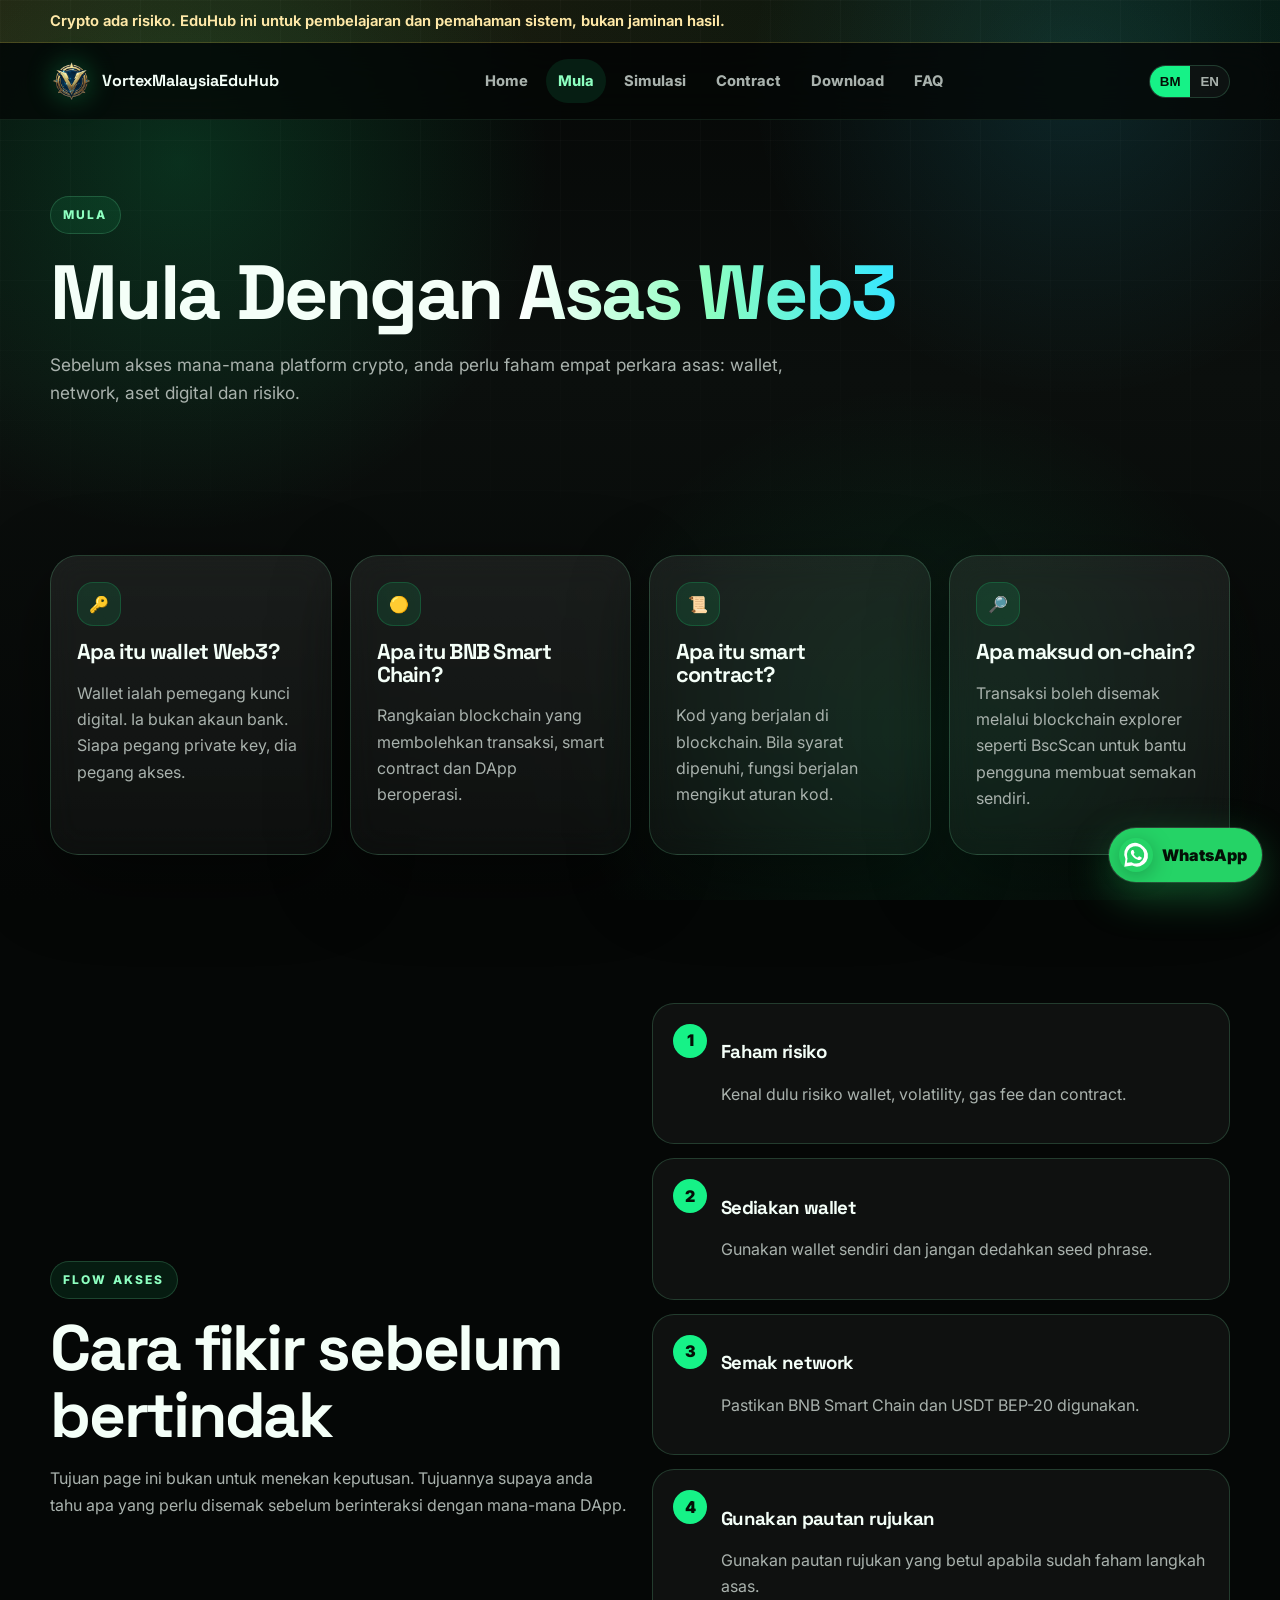
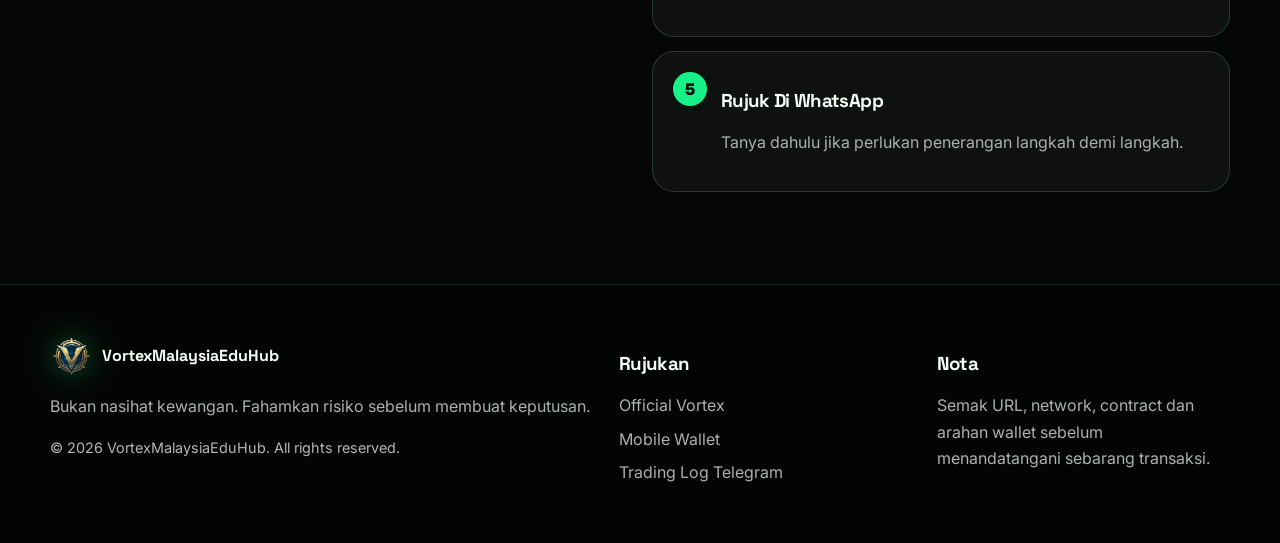
<file: mula/index.html>
<!doctype html>
<html lang="ms">
<head>
  <meta charset="utf-8">
  <meta name="viewport" content="width=device-width,initial-scale=1">
  <title>Mula | VortexMalaysiaEduHub</title>
  <meta name="description" content="EduHub untuk faham Vortex, wallet Web3, BNB Smart Chain, smart contract transparency, simulasi ganjaran dan risiko crypto.">
  <link rel="preconnect" href="https://fonts.googleapis.com">
  <link rel="preconnect" href="https://fonts.gstatic.com" crossorigin>
  <link href="https://fonts.googleapis.com/css2?family=Inter:wght@400;600;700;800;900&family=Space+Grotesk:wght@600;700;800&display=swap" rel="stylesheet">
  <link rel="icon" href="../assets/img/favicon.png">
  <link rel="apple-touch-icon" href="../assets/img/favicon.png">
  <link rel="manifest" href="../site.webmanifest">
  <meta property="og:title" content="Mula | VortexMalaysiaEduHub">
  <meta property="og:description" content="EduHub untuk faham Vortex, wallet Web3, BNB Smart Chain, smart contract transparency, simulasi ganjaran dan risiko crypto.">
  <meta property="og:type" content="website">
  <meta property="og:image" content="../assets/img/og-vortexmalaysiaeduhub.png">
  <meta name="twitter:card" content="summary_large_image">
  <meta name="twitter:image" content="../assets/img/og-vortexmalaysiaeduhub.png">
  <link rel="stylesheet" href="../assets/css/style.css">
</head>
<body>
  <div class="risk-banner"><div class="container" data-i18n="common.risk">Crypto ada risiko. EduHub ini untuk pembelajaran dan pemahaman sistem, bukan jaminan hasil.</div></div>
  <header class="site-header">
    <div class="container nav">
      <a class="brand" href="../" aria-label="VortexMalaysiaEduHub home"><img src="../assets/img/logo-vortex.webp" alt="Vortex logo"><span>VortexMalaysiaEduHub</span></a>
      <nav class="nav-links" aria-label="Primary navigation"><a class="" href="../" data-i18n="nav.home">Home</a><a class="active" href="../mula/" data-i18n="nav.mula">Mula</a><a class="" href="../simulasi/" data-i18n="nav.simulasi">Simulasi</a><a class="" href="../contract/" data-i18n="nav.contract">Contract</a><a class="" href="../download/" data-i18n="nav.download">Download</a><a class="" href="../faq/" data-i18n="nav.faq">FAQ</a></nav>
      <div class="nav-actions">
        <div class="lang-pill" role="group" aria-label="Language switcher"><button class="active" data-lang="ms">BM</button><button data-lang="en">EN</button></div>
        <button class="menu-btn" aria-label="Menu" aria-expanded="false">☰</button>
      </div>
    </div>
  </header>
  <main>
<section class="page-hero"><div class="container">
  <span class="eyebrow" data-i18n="mula.eyebrow" >Mula</span>
  <h1><span data-i18n="mula.h1a">Mula Dengan</span> <span class="gradient-text" data-i18n="mula.h1b">Asas Web3</span></h1>
  <p class="section-subtitle" data-i18n="mula.sub" >Sebelum akses mana-mana platform crypto, anda perlu faham empat perkara asas: wallet, network, aset digital dan risiko.</p>
</div></section>
<section class="section tight"><div class="container"><div class="edu-grid">
  <article class="glass-card reveal">
      <div class="icon">🔑</div>
      <h3 data-i18n="mula.card.wallet.title" >Apa itu wallet Web3?</h3>
      <p data-i18n="mula.card.wallet.text" >Wallet ialah pemegang kunci digital. Ia bukan akaun bank. Siapa pegang private key, dia pegang akses.</p>
    </article>
  <article class="glass-card reveal">
      <div class="icon">🟡</div>
      <h3 data-i18n="mula.card.bsc.title" >Apa itu BNB Smart Chain?</h3>
      <p data-i18n="mula.card.bsc.text" >Rangkaian blockchain yang membolehkan transaksi, smart contract dan DApp beroperasi.</p>
    </article>
  <article class="glass-card reveal">
      <div class="icon">📜</div>
      <h3 data-i18n="mula.card.sc.title" >Apa itu smart contract?</h3>
      <p data-i18n="mula.card.sc.text" >Kod yang berjalan di blockchain. Bila syarat dipenuhi, fungsi berjalan mengikut aturan kod.</p>
    </article>
  <article class="glass-card reveal">
      <div class="icon">🔎</div>
      <h3 data-i18n="mula.card.onchain.title" >Apa maksud on-chain?</h3>
      <p data-i18n="mula.card.onchain.text" >Transaksi boleh disemak melalui blockchain explorer seperti BscScan untuk bantu pengguna membuat semakan sendiri.</p>
    </article>
</div></div></section>
<section class="section"><div class="container two-grid">
  <div class="reveal">
    <span class="eyebrow" data-i18n="mula.flow.eyebrow" >Flow Akses</span>
    <h2 class="section-title" data-i18n="mula.flow.title" >Cara fikir sebelum bertindak</h2>
    <p data-i18n="mula.flow.text" >Tujuan page ini bukan untuk menekan keputusan. Tujuannya supaya anda tahu apa yang perlu disemak sebelum berinteraksi dengan mana-mana DApp.</p>
  </div>
  <div class="steps reveal"><div class="step-card"><div><h3 data-i18n="mula.step.risk.title" >Faham risiko</h3><p data-i18n="mula.step.risk.text" >Kenal dulu risiko wallet, volatility, gas fee dan contract.</p></div></div><div class="step-card"><div><h3 data-i18n="mula.step.wallet.title" >Sediakan wallet</h3><p data-i18n="mula.step.wallet.text" >Gunakan wallet sendiri dan jangan dedahkan seed phrase.</p></div></div><div class="step-card"><div><h3 data-i18n="mula.step.network.title" >Semak network</h3><p data-i18n="mula.step.network.text" >Pastikan BNB Smart Chain dan USDT BEP-20 digunakan.</p></div></div><div class="step-card"><div><h3 data-i18n="mula.step.access.title" >Gunakan pautan rujukan</h3><p data-i18n="mula.step.access.text" >Gunakan pautan rujukan yang betul apabila sudah faham langkah asas.</p></div></div><div class="step-card"><div><h3 data-i18n="mula.step.ask.title" >Rujuk Di WhatsApp</h3><p data-i18n="mula.step.ask.text" >Tanya dahulu jika perlukan penerangan langkah demi langkah.</p></div></div></div>
</div></section>
</main>
  <footer class="footer">
    <div class="container footer-grid">
      <div>
        <div class="brand"><img src="../assets/img/logo-vortex.webp" alt="Vortex logo"><span>VortexMalaysiaEduHub</span></div>
        <p data-i18n="footer.disclaimer">Bukan nasihat kewangan. Fahamkan risiko sebelum membuat keputusan.</p>
        <p class="copyright">© 2026 VortexMalaysiaEduHub. All rights reserved.</p>
      </div>
      <div>
        <h3 data-i18n="footer.references">Rujukan</h3>
        <a href="https://vortexdapp.world/?ref=0x304E81931E95eC12B723B0239275431908dBbB2B" target="_blank" rel="noopener">Official Vortex</a>
        <a href="https://vortexdapp.world/en/mobile-wallet/" target="_blank" rel="noopener">Mobile Wallet</a>
        <a href="https://t.me/VORTEXDPWD" target="_blank" rel="noopener">Trading Log Telegram</a>
      </div>
      <div>
        <h3 data-i18n="footer.noteTitle">Nota</h3>
        <p data-i18n="footer.note">Semak URL, network, contract dan arahan wallet sebelum menandatangani sebarang transaksi.</p>
      </div>
    </div>
  </footer>
  <a class="wa-float" href="https://wa.me/60123907174?text=Saya%20nak%20faham%20Vortex%20melalui%20VortexMalaysiaEduHub" aria-label="Hubungi Tok ABAK melalui WhatsApp" target="_blank" rel="noopener"><svg viewBox="0 0 32 32" aria-hidden="true" focusable="false"><circle cx="16" cy="16" r="16" fill="#25D366"/><path fill="#fff" d="M23.42 8.58A10.33 10.33 0 0 0 6.1 19.72L5 27l7.45-1.07A10.33 10.33 0 0 0 23.42 8.58Zm-7.1 15.52a8.2 8.2 0 0 1-4.18-1.15l-.3-.18-4.42.63.64-4.3-.2-.32a8.2 8.2 0 1 1 8.46 5.32Zm4.5-6.12c-.25-.12-1.46-.72-1.68-.8-.23-.09-.4-.13-.57.12-.16.25-.65.8-.8.97-.14.16-.3.18-.55.06-.25-.13-1.05-.39-2-1.24-.74-.66-1.24-1.47-1.38-1.72-.14-.25-.02-.38.1-.5.12-.11.25-.3.38-.44.13-.14.17-.25.25-.42.09-.17.04-.32-.02-.45-.06-.12-.57-1.37-.78-1.88-.2-.49-.41-.42-.57-.43h-.48c-.17 0-.44.06-.67.32-.23.25-.88.86-.88 2.1 0 1.24.9 2.43 1.03 2.6.13.17 1.78 2.72 4.32 3.82.6.26 1.07.41 1.44.53.6.19 1.15.16 1.58.1.48-.07 1.46-.6 1.67-1.18.2-.58.2-1.08.14-1.18-.06-.1-.23-.16-.48-.28Z"/></svg><span data-i18n="common.whatsapp">WhatsApp</span></a>
  <script src="../assets/js/main.js"></script>
</body>
</html>
</file>
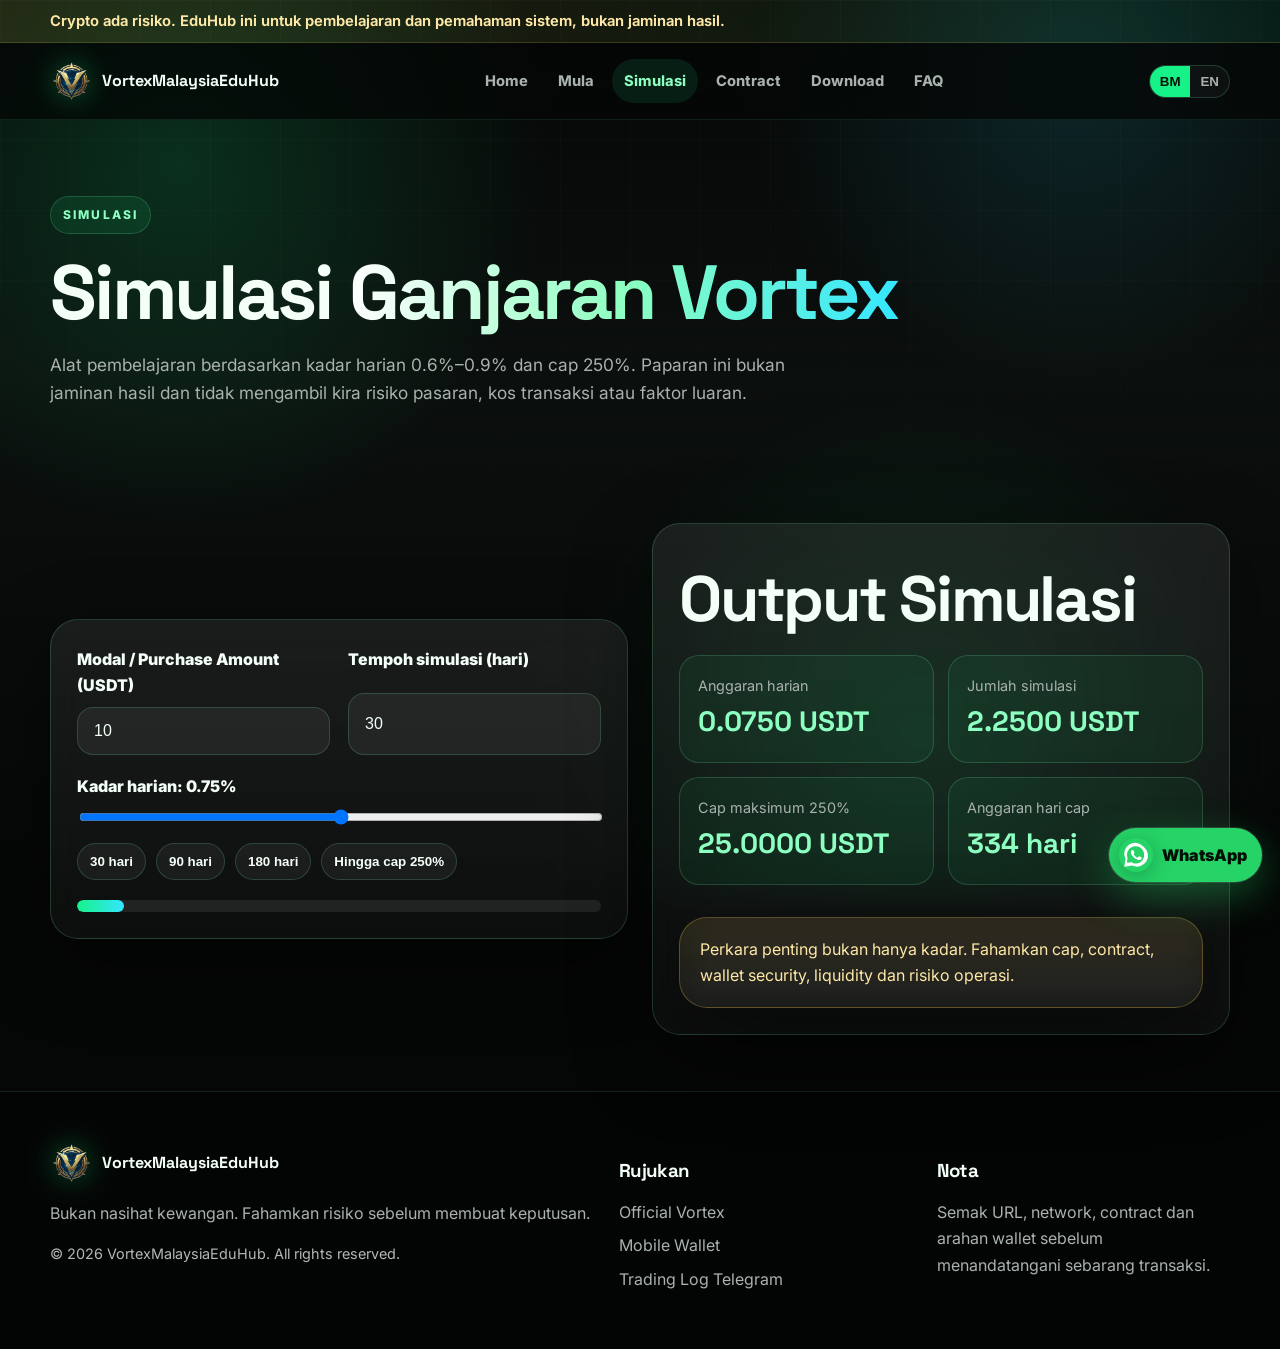
<file: simulasi/index.html>
<!doctype html>
<html lang="ms">
<head>
  <meta charset="utf-8">
  <meta name="viewport" content="width=device-width,initial-scale=1">
  <title>Simulasi | VortexMalaysiaEduHub</title>
  <meta name="description" content="EduHub untuk faham Vortex, wallet Web3, BNB Smart Chain, smart contract transparency, simulasi ganjaran dan risiko crypto.">
  <link rel="preconnect" href="https://fonts.googleapis.com">
  <link rel="preconnect" href="https://fonts.gstatic.com" crossorigin>
  <link href="https://fonts.googleapis.com/css2?family=Inter:wght@400;600;700;800;900&family=Space+Grotesk:wght@600;700;800&display=swap" rel="stylesheet">
  <link rel="icon" href="../assets/img/favicon.png">
  <link rel="apple-touch-icon" href="../assets/img/favicon.png">
  <link rel="manifest" href="../site.webmanifest">
  <meta property="og:title" content="Simulasi | VortexMalaysiaEduHub">
  <meta property="og:description" content="EduHub untuk faham Vortex, wallet Web3, BNB Smart Chain, smart contract transparency, simulasi ganjaran dan risiko crypto.">
  <meta property="og:type" content="website">
  <meta property="og:image" content="../assets/img/og-vortexmalaysiaeduhub.png">
  <meta name="twitter:card" content="summary_large_image">
  <meta name="twitter:image" content="../assets/img/og-vortexmalaysiaeduhub.png">
  <link rel="stylesheet" href="../assets/css/style.css">
</head>
<body>
  <div class="risk-banner"><div class="container" data-i18n="common.risk">Crypto ada risiko. EduHub ini untuk pembelajaran dan pemahaman sistem, bukan jaminan hasil.</div></div>
  <header class="site-header">
    <div class="container nav">
      <a class="brand" href="../" aria-label="VortexMalaysiaEduHub home"><img src="../assets/img/logo-vortex.webp" alt="Vortex logo"><span>VortexMalaysiaEduHub</span></a>
      <nav class="nav-links" aria-label="Primary navigation"><a class="" href="../" data-i18n="nav.home">Home</a><a class="" href="../mula/" data-i18n="nav.mula">Mula</a><a class="active" href="../simulasi/" data-i18n="nav.simulasi">Simulasi</a><a class="" href="../contract/" data-i18n="nav.contract">Contract</a><a class="" href="../download/" data-i18n="nav.download">Download</a><a class="" href="../faq/" data-i18n="nav.faq">FAQ</a></nav>
      <div class="nav-actions">
        <div class="lang-pill" role="group" aria-label="Language switcher"><button class="active" data-lang="ms">BM</button><button data-lang="en">EN</button></div>
        <button class="menu-btn" aria-label="Menu" aria-expanded="false">☰</button>
      </div>
    </div>
  </header>
  <main>
<section class="page-hero"><div class="container">
  <span class="eyebrow" data-i18n="sim.eyebrow" >Simulasi</span>
  <h1><span data-i18n="sim.h1a">Simulasi</span> <span class="gradient-text" data-i18n="sim.h1b">Ganjaran Vortex</span></h1>
  <p class="section-subtitle" data-i18n="sim.sub" >Alat pembelajaran berdasarkan kadar harian 0.6%–0.9% dan cap 250%. Paparan ini bukan jaminan hasil dan tidak mengambil kira risiko pasaran, kos transaksi atau faktor luaran.</p>
</div></section>
<section class="section tight"><div class="container two-grid">
  <div class="glass-card reveal">
    <div class="form-grid">
      <div class="field"><label for="capital" data-i18n="sim.form.capital">Modal / Purchase Amount (USDT)</label><input id="capital" type="number" min="1" value="10"></div>
      <div class="field"><label for="days" data-i18n="sim.form.days">Tempoh simulasi (hari)</label><input id="days" type="number" min="1" max="540" value="30"></div>
      <div class="field" style="grid-column:1/-1"><label for="rate"><span data-i18n="sim.form.rate">Kadar harian</span>: <span id="rateValue">0.75%</span></label><input id="rate" type="range" min="0.6" max="0.9" step="0.01" value="0.75"></div>
    </div>
    <div class="preset-row"><button class="preset" data-preset="30" data-i18n="sim.preset.30">30 hari</button><button class="preset" data-preset="90" data-i18n="sim.preset.90">90 hari</button><button class="preset" data-preset="180" data-i18n="sim.preset.180">180 hari</button><button class="preset" data-preset="cap" data-i18n="sim.preset.cap">Hingga cap 250%</button></div>
    <div class="progress"><div class="progress-bar" id="capBar"></div></div>
    <p class="warn" id="capWarn" data-i18n="sim.warn">Tempoh ini melebihi anggaran cap. Paparan telah dihadkan kepada 250%.</p>
  </div>
  <div class="glass-card reveal">
    <h2 class="section-title" data-i18n="sim.output.title" >Output Simulasi</h2>
    <div class="result-grid">
      <div class="result"><span data-i18n="sim.output.daily">Anggaran harian</span><strong id="outDaily">0.0000 USDT</strong></div>
      <div class="result"><span data-i18n="sim.output.total">Jumlah simulasi</span><strong id="outTotal">0.0000 USDT</strong></div>
      <div class="result"><span data-i18n="sim.output.cap">Cap maksimum 250%</span><strong id="outCap">0.0000 USDT</strong></div>
      <div class="result"><span data-i18n="sim.output.days">Anggaran hari cap</span><strong id="outDays">0 hari</strong></div>
    </div>
    <div class="risk-note mt"><p data-i18n="sim.note">Perkara penting bukan hanya kadar. Fahamkan cap, contract, wallet security, liquidity dan risiko operasi.</p></div>
  </div>
</div></section>
</main>
  <footer class="footer">
    <div class="container footer-grid">
      <div>
        <div class="brand"><img src="../assets/img/logo-vortex.webp" alt="Vortex logo"><span>VortexMalaysiaEduHub</span></div>
        <p data-i18n="footer.disclaimer">Bukan nasihat kewangan. Fahamkan risiko sebelum membuat keputusan.</p>
        <p class="copyright">© 2026 VortexMalaysiaEduHub. All rights reserved.</p>
      </div>
      <div>
        <h3 data-i18n="footer.references">Rujukan</h3>
        <a href="https://vortexdapp.world/?ref=0x304E81931E95eC12B723B0239275431908dBbB2B" target="_blank" rel="noopener">Official Vortex</a>
        <a href="https://vortexdapp.world/en/mobile-wallet/" target="_blank" rel="noopener">Mobile Wallet</a>
        <a href="https://t.me/VORTEXDPWD" target="_blank" rel="noopener">Trading Log Telegram</a>
      </div>
      <div>
        <h3 data-i18n="footer.noteTitle">Nota</h3>
        <p data-i18n="footer.note">Semak URL, network, contract dan arahan wallet sebelum menandatangani sebarang transaksi.</p>
      </div>
    </div>
  </footer>
  <a class="wa-float" href="https://wa.me/60123907174?text=Saya%20nak%20faham%20Vortex%20melalui%20VortexMalaysiaEduHub" aria-label="Hubungi Tok ABAK melalui WhatsApp" target="_blank" rel="noopener"><svg viewBox="0 0 32 32" aria-hidden="true" focusable="false"><circle cx="16" cy="16" r="16" fill="#25D366"/><path fill="#fff" d="M23.42 8.58A10.33 10.33 0 0 0 6.1 19.72L5 27l7.45-1.07A10.33 10.33 0 0 0 23.42 8.58Zm-7.1 15.52a8.2 8.2 0 0 1-4.18-1.15l-.3-.18-4.42.63.64-4.3-.2-.32a8.2 8.2 0 1 1 8.46 5.32Zm4.5-6.12c-.25-.12-1.46-.72-1.68-.8-.23-.09-.4-.13-.57.12-.16.25-.65.8-.8.97-.14.16-.3.18-.55.06-.25-.13-1.05-.39-2-1.24-.74-.66-1.24-1.47-1.38-1.72-.14-.25-.02-.38.1-.5.12-.11.25-.3.38-.44.13-.14.17-.25.25-.42.09-.17.04-.32-.02-.45-.06-.12-.57-1.37-.78-1.88-.2-.49-.41-.42-.57-.43h-.48c-.17 0-.44.06-.67.32-.23.25-.88.86-.88 2.1 0 1.24.9 2.43 1.03 2.6.13.17 1.78 2.72 4.32 3.82.6.26 1.07.41 1.44.53.6.19 1.15.16 1.58.1.48-.07 1.46-.6 1.67-1.18.2-.58.2-1.08.14-1.18-.06-.1-.23-.16-.48-.28Z"/></svg><span data-i18n="common.whatsapp">WhatsApp</span></a>
  <script src="../assets/js/main.js"></script>
  <script src="../assets/js/simulator.js"></script>
</body>
</html>
</file>
<file: assets/css/style.css>
:root{--bg:#050706;--bg2:#0b0f0d;--panel:#111514;--text:#f4fff8;--muted:#a9b2ad;--green:#16f287;--soft:#8dffc0;--cyan:#35e6ff;--gold:#f5c84c;--border:rgba(130,255,180,.18);--card:rgba(255,255,255,.055);--shadow:0 24px 80px rgba(0,0,0,.45);--radius:28px;--max:1180px}*{box-sizing:border-box}html{scroll-behavior:smooth}body{margin:0;background:var(--bg);color:var(--text);font-family:Inter,system-ui,-apple-system,Segoe UI,sans-serif;line-height:1.65;overflow-x:hidden}body::before{content:"";position:fixed;inset:0;pointer-events:none;background:radial-gradient(circle at 14% 18%,rgba(22,242,135,.16),transparent 28%),radial-gradient(circle at 84% 8%,rgba(53,230,255,.13),transparent 24%),radial-gradient(circle at 72% 82%,rgba(22,242,135,.10),transparent 30%),linear-gradient(180deg,#050706 0%,#0b0f0d 42%,#050706 100%);z-index:-3}body::after{content:"";position:fixed;inset:0;pointer-events:none;background-image:linear-gradient(rgba(255,255,255,.035) 1px,transparent 1px),linear-gradient(90deg,rgba(255,255,255,.035) 1px,transparent 1px);background-size:70px 70px;mask-image:linear-gradient(to bottom,rgba(0,0,0,.72),transparent 72%);z-index:-2}a{color:inherit;text-decoration:none}.container{width:min(var(--max),calc(100% - 36px));margin:auto}.section{padding:92px 0;position:relative}.section.tight{padding:56px 0}.eyebrow{display:inline-flex;gap:8px;align-items:center;text-transform:uppercase;letter-spacing:.18em;font-size:.75rem;color:var(--soft);font-weight:800;background:rgba(22,242,135,.09);border:1px solid var(--border);padding:8px 12px;border-radius:999px}.section-title,h1,h2,h3{font-family:"Space Grotesk",Inter,sans-serif;letter-spacing:-.035em;line-height:1.05}.section-title{font-size:clamp(2rem,5vw,4.1rem);margin:16px 0}.section-subtitle{color:var(--muted);font-size:1.08rem;max-width:760px}.center-copy{margin-left:auto;margin-right:auto}p{color:var(--muted)}.site-header{position:sticky;top:0;z-index:50;background:rgba(5,7,6,.76);backdrop-filter:blur(18px);border-bottom:1px solid rgba(130,255,180,.10)}.nav{height:76px;display:flex;align-items:center;justify-content:space-between;gap:18px}.brand{display:flex;align-items:center;gap:10px;font-family:"Space Grotesk";font-weight:800}.brand img{width:42px;height:42px;object-fit:contain;filter:drop-shadow(0 0 14px rgba(22,242,135,.32))}.brand span{white-space:nowrap}.nav-links{display:flex;align-items:center;gap:6px}.nav-links a{padding:10px 12px;border-radius:999px;color:var(--muted);font-weight:750;font-size:.92rem}.nav-links a:hover,.nav-links a.active{background:rgba(22,242,135,.10);color:var(--soft)}.nav-actions{display:flex;align-items:center;gap:10px}.lang-pill{display:flex;border:1px solid var(--border);border-radius:999px;overflow:hidden;background:rgba(255,255,255,.035)}.lang-pill button{background:transparent;color:var(--muted);border:0;padding:8px 10px;font-weight:800;cursor:pointer}.lang-pill button.active{background:var(--green);color:#041006}.menu-btn{display:none;width:42px;height:42px;border-radius:12px;border:1px solid var(--border);background:rgba(255,255,255,.06);color:var(--text);font-size:1.2rem}.risk-banner{border-bottom:1px solid rgba(245,200,76,.18);background:linear-gradient(90deg,rgba(245,200,76,.12),rgba(22,242,135,.06));color:#ffe9a8;font-weight:650;font-size:.92rem;padding:9px 0}.hero{min-height:calc(100vh - 112px);display:grid;align-items:center;padding:70px 0}.hero-grid{display:grid;grid-template-columns:1.04fr .96fr;gap:54px;align-items:center}.hero h1{font-size:clamp(2.6rem,7vw,6rem);margin:20px 0 18px}.gradient-text{background:linear-gradient(90deg,#fff,var(--soft),var(--cyan));-webkit-background-clip:text;background-clip:text;color:transparent}.tagline{display:inline-flex;border:1px solid rgba(53,230,255,.24);background:rgba(53,230,255,.06);border-radius:999px;padding:10px 14px;color:var(--cyan);font-weight:800;margin:10px 0 24px}.button-row{display:flex;gap:12px;flex-wrap:wrap;align-items:center}.btn,.neon-button,.outline-button{display:inline-flex;align-items:center;justify-content:center;gap:9px;border-radius:999px;padding:13px 18px;font-weight:850;border:1px solid transparent;transition:.25s ease;cursor:pointer}.neon-button{background:var(--green);color:#031008;box-shadow:0 0 32px rgba(22,242,135,.23)}.neon-button:hover{transform:translateY(-2px);box-shadow:0 0 48px rgba(22,242,135,.36)}.outline-button{border-color:var(--border);background:rgba(255,255,255,.045);color:var(--text)}.outline-button:hover{border-color:rgba(22,242,135,.55);background:rgba(22,242,135,.08)}.text-link,.inline-link{color:var(--soft);font-weight:800;border-bottom:1px solid rgba(141,255,192,.28)}.inline-link:hover{color:var(--cyan);border-bottom-color:var(--cyan)}.reference-line{margin-top:20px}.glass-card,.stat-card,.risk-note{background:linear-gradient(180deg,rgba(255,255,255,.075),rgba(255,255,255,.035));border:1px solid var(--border);border-radius:var(--radius);box-shadow:var(--shadow);backdrop-filter:blur(16px)}.glass-card{padding:26px}.glass-card h3{font-size:1.35rem;margin:0 0 10px}.icon{width:44px;height:44px;display:grid;place-items:center;border-radius:16px;background:rgba(22,242,135,.10);border:1px solid rgba(22,242,135,.18);color:var(--soft);font-weight:900;margin-bottom:15px}.edu-grid{display:grid;grid-template-columns:repeat(4,1fr);gap:18px;margin-top:32px}.three-grid{display:grid;grid-template-columns:repeat(3,1fr);gap:18px;margin-top:32px}.two-grid{display:grid;grid-template-columns:repeat(2,1fr);gap:24px;align-items:center}.steps{counter-reset:step;display:grid;gap:14px}.step-card{counter-increment:step;display:flex;gap:14px;align-items:flex-start;padding:20px;border:1px solid var(--border);border-radius:22px;background:rgba(255,255,255,.045)}.step-card::before{content:counter(step);width:34px;height:34px;flex:0 0 34px;border-radius:50%;display:grid;place-items:center;background:var(--green);color:#041006;font-weight:900}.phone-wrap{position:relative;min-height:620px;display:grid;place-items:center}.phone-glow{position:absolute;width:360px;height:520px;background:rgba(22,242,135,.16);filter:blur(70px);border-radius:100px}.phone-mockup{position:relative;width:min(330px,78vw);padding:12px;border-radius:42px;background:linear-gradient(145deg,#242927,#070807);border:1px solid rgba(255,255,255,.12);box-shadow:0 35px 100px rgba(0,0,0,.7),0 0 40px rgba(22,242,135,.18)}.phone-mockup::before{content:"";position:absolute;top:10px;left:50%;transform:translateX(-50%);width:86px;height:20px;background:#050706;border-radius:999px;z-index:3}.phone-mockup img{display:block;width:100%;border-radius:32px;aspect-ratio:591/1280;object-fit:cover}.float-card{position:absolute;padding:12px 14px;border:1px solid var(--border);background:rgba(8,16,12,.78);backdrop-filter:blur(12px);border-radius:16px;color:var(--soft);font-weight:850;box-shadow:var(--shadow);animation:float 5s ease-in-out infinite}.float-card.a{left:0;top:12%}.float-card.b{right:0;top:22%;animation-delay:.5s}.float-card.c{left:3%;bottom:21%;animation-delay:1s}.float-card.d{right:4%;bottom:12%;animation-delay:1.5s}@keyframes float{0%,100%{transform:translateY(0)}50%{transform:translateY(-13px)}}.visual-strip{display:grid;grid-template-columns:1fr 1fr 1fr;gap:14px;margin-top:28px}.stat-card{padding:22px}.stat-card strong{display:block;font-family:"Space Grotesk";font-size:2.1rem;color:var(--soft);line-height:1}.risk-note{padding:18px 20px;border-color:rgba(245,200,76,.28);background:linear-gradient(180deg,rgba(245,200,76,.10),rgba(255,255,255,.035));color:#ffe8a7}.risk-note p{margin:0;color:#ffe8a7}.bsc-logo{max-width:210px;width:100%;filter:drop-shadow(0 0 20px rgba(245,200,76,.25))}.asset-coin{position:absolute;width:110px;right:5%;top:18%;filter:drop-shadow(0 0 26px rgba(22,242,135,.3));animation:float 6s ease-in-out infinite}.page-hero{padding:76px 0 42px}.page-hero h1{font-size:clamp(2.3rem,6vw,5rem);margin:18px 0}.contract-box{display:grid;grid-template-columns:auto 1fr auto;gap:18px;align-items:center;padding:22px;border-radius:24px;border:1px solid rgba(245,200,76,.25);background:rgba(245,200,76,.06);overflow:auto}.contract-code{font-family:ui-monospace,SFMono-Regular,Menlo,monospace;color:var(--soft);word-break:break-all;margin:3px 0}.copy-btn{border:1px solid var(--border);background:rgba(255,255,255,.06);color:var(--text);padding:10px 13px;border-radius:12px;cursor:pointer}.copy-btn:hover{border-color:rgba(22,242,135,.5);color:var(--soft)}.footer{padding:50px 0;border-top:1px solid rgba(130,255,180,.12);background:rgba(0,0,0,.22)}.footer-grid{display:grid;grid-template-columns:1.3fr .7fr .7fr;gap:24px}.footer a{display:block;color:var(--muted);margin:7px 0}.footer a:hover{color:var(--soft)}.copyright{font-size:.9rem;color:rgba(244,255,248,.72)}.wa-float{position:fixed;right:18px;bottom:calc(18px + env(safe-area-inset-bottom));z-index:60;display:inline-flex;align-items:center;gap:9px;background:#25D366;color:#041006;font-weight:900;border-radius:999px;padding:10px 15px 10px 10px;box-shadow:0 14px 40px rgba(37,211,102,.35),0 0 0 1px rgba(255,255,255,.14);transition:.25s ease}.wa-float svg{width:34px;height:34px;display:block;filter:drop-shadow(0 4px 10px rgba(0,0,0,.25))}.wa-float:hover{transform:translateY(-3px);box-shadow:0 20px 52px rgba(37,211,102,.48),0 0 0 1px rgba(255,255,255,.24)}.reveal{opacity:0;transform:translateY(22px);transition:.75s ease}.reveal.in{opacity:1;transform:none}.form-grid{display:grid;grid-template-columns:1fr 1fr;gap:18px}.field{display:grid;gap:8px}.field label{font-weight:850}.field input[type=number],.field input[type=range]{width:100%}.field input[type=number]{padding:14px 16px;border-radius:16px;border:1px solid var(--border);background:rgba(255,255,255,.06);color:var(--text);font-size:1rem}.preset-row{display:flex;gap:10px;flex-wrap:wrap;margin-top:16px}.preset{border:1px solid var(--border);background:rgba(255,255,255,.05);color:var(--text);border-radius:999px;padding:10px 12px;font-weight:800;cursor:pointer}.result-grid{display:grid;grid-template-columns:repeat(2,1fr);gap:14px;margin-top:22px}.result{padding:18px;border-radius:20px;border:1px solid var(--border);background:rgba(22,242,135,.055)}.result span{display:block;color:var(--muted);font-size:.9rem}.result strong{display:block;color:var(--soft);font-family:"Space Grotesk";font-size:1.75rem}.progress{height:12px;border-radius:999px;background:rgba(255,255,255,.08);overflow:hidden;margin-top:20px}.progress-bar{height:100%;width:0;background:linear-gradient(90deg,var(--green),var(--cyan));border-radius:999px;transition:.25s ease}.warn{display:none;margin-top:14px;color:#ffe8a7}.warn.show{display:block}.faq-list{display:grid;gap:14px}.faq-item{border:1px solid var(--border);border-radius:22px;background:rgba(255,255,255,.045);overflow:hidden}.faq-q{width:100%;text-align:left;display:flex;justify-content:space-between;gap:20px;padding:20px 22px;background:transparent;border:0;color:var(--text);font-weight:900;font-size:1rem;cursor:pointer}.faq-a{max-height:0;overflow:hidden;transition:max-height .3s ease}.faq-a p{padding:0 22px 20px;margin:0}.faq-item.open .faq-a{max-height:260px}.chain-line{height:1px;background:linear-gradient(90deg,transparent,var(--green),transparent);margin:34px 0}.mini-kicker{color:var(--soft);font-weight:850}.security-list{display:grid;gap:10px;padding:0;margin:0;list-style:none}.security-list li{padding:12px 14px;border-radius:16px;background:rgba(255,255,255,.045);border:1px solid rgba(130,255,180,.12);color:var(--muted)}.security-list li::before{content:"✓";color:var(--green);font-weight:900;margin-right:8px}.center{text-align:center}.mt{margin-top:32px}.logo-hero{max-width:150px;filter:drop-shadow(0 0 22px rgba(22,242,135,.2))}@media(max-width:980px){.hero-grid,.two-grid{grid-template-columns:1fr}.edu-grid{grid-template-columns:repeat(2,1fr)}.three-grid,.footer-grid{grid-template-columns:1fr}.phone-wrap{min-height:560px}.nav-links{position:fixed;left:18px;right:18px;top:86px;display:none;grid-template-columns:1fr;background:rgba(5,7,6,.96);border:1px solid var(--border);border-radius:22px;padding:14px;box-shadow:var(--shadow)}.nav-links.open{display:grid}.nav-links a{padding:13px 14px}.menu-btn{display:block}.brand span{font-size:.95rem}.float-card{font-size:.85rem}.asset-coin{display:none}}@media(max-width:620px){.section{padding:66px 0}.hero{padding:44px 0}.edu-grid,.result-grid,.form-grid,.visual-strip{grid-template-columns:1fr}.contract-box{grid-template-columns:1fr}.phone-wrap{min-height:510px}.nav{height:70px}.risk-banner{font-size:.8rem}.wa-float{padding:10px;border-radius:50%;width:58px;height:58px;display:grid;place-items:center;right:16px;bottom:calc(20px + env(safe-area-inset-bottom))}.wa-float span{display:none}.wa-float svg{width:38px;height:38px}.glass-card{padding:21px}.hero h1{font-size:2.65rem}}@media(prefers-reduced-motion:reduce){*{animation:none!important;transition:none!important;scroll-behavior:auto!important}.reveal{opacity:1;transform:none}}
</file>
